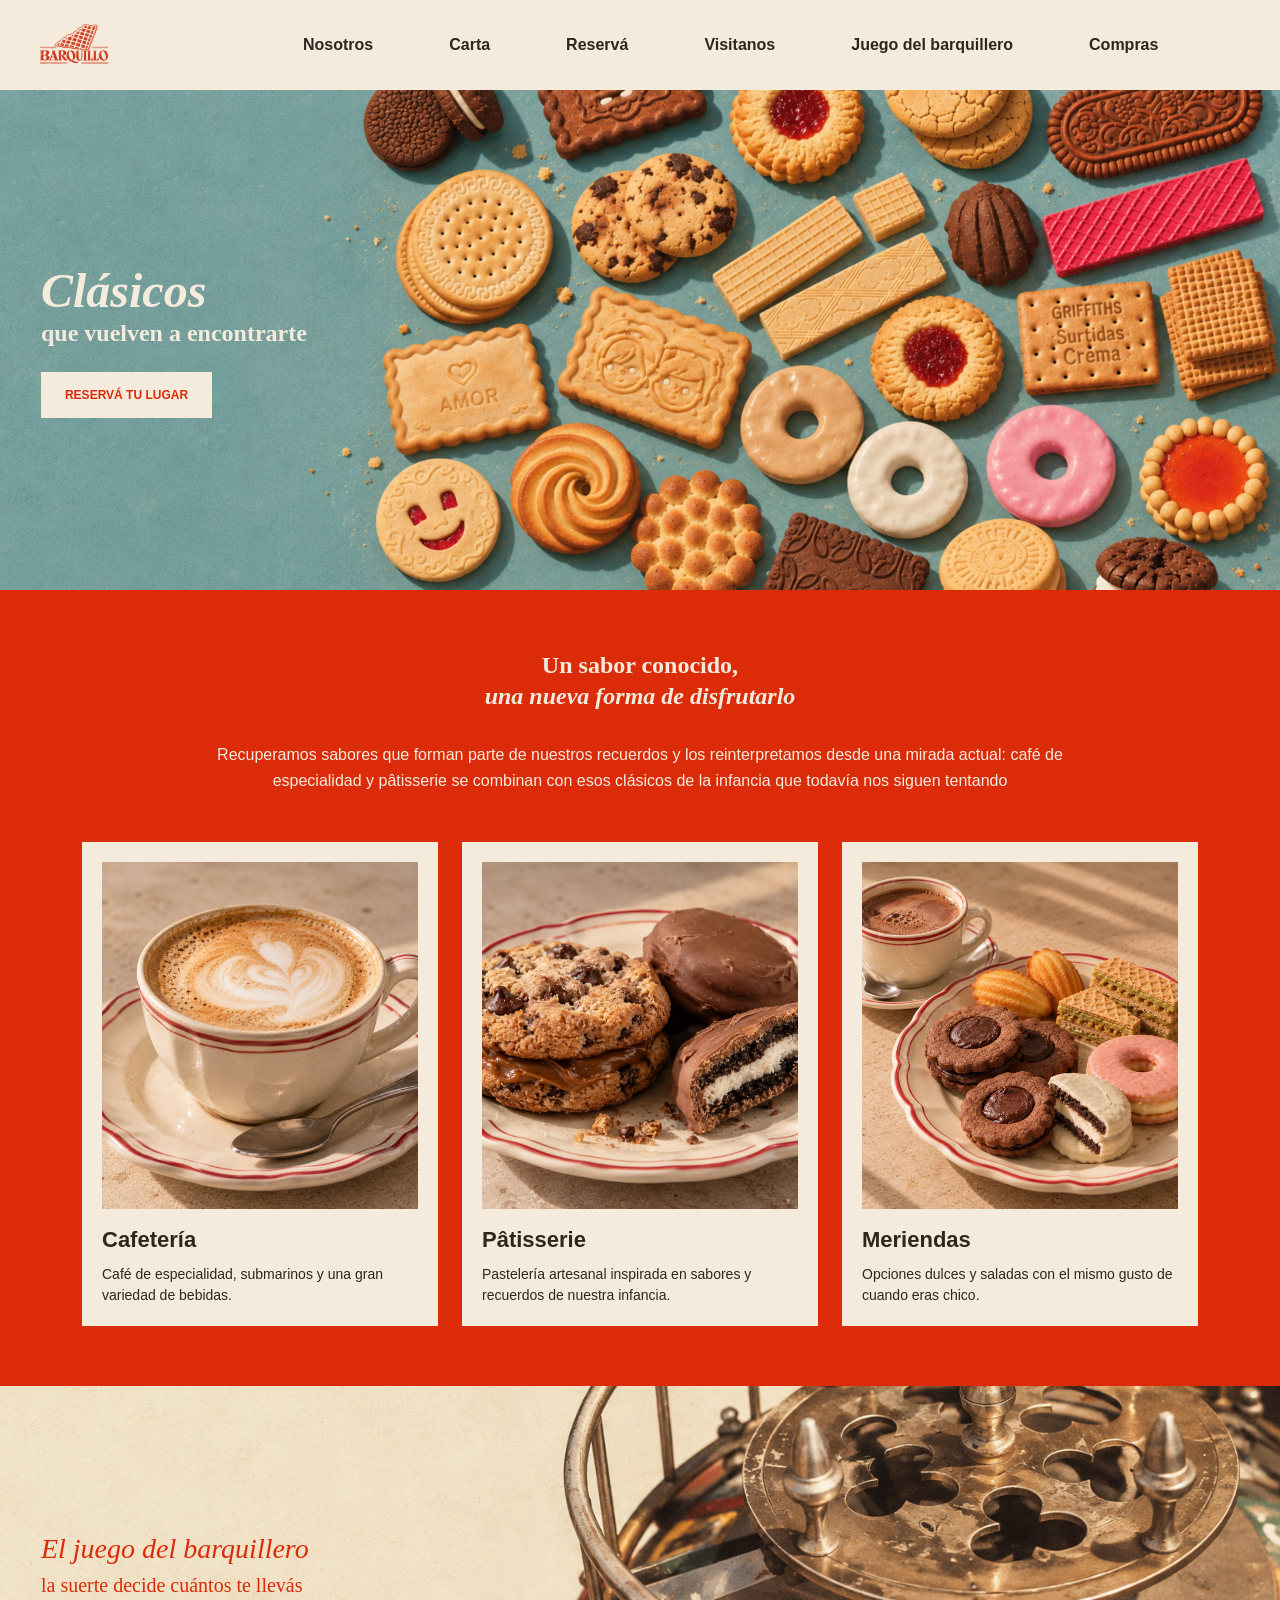
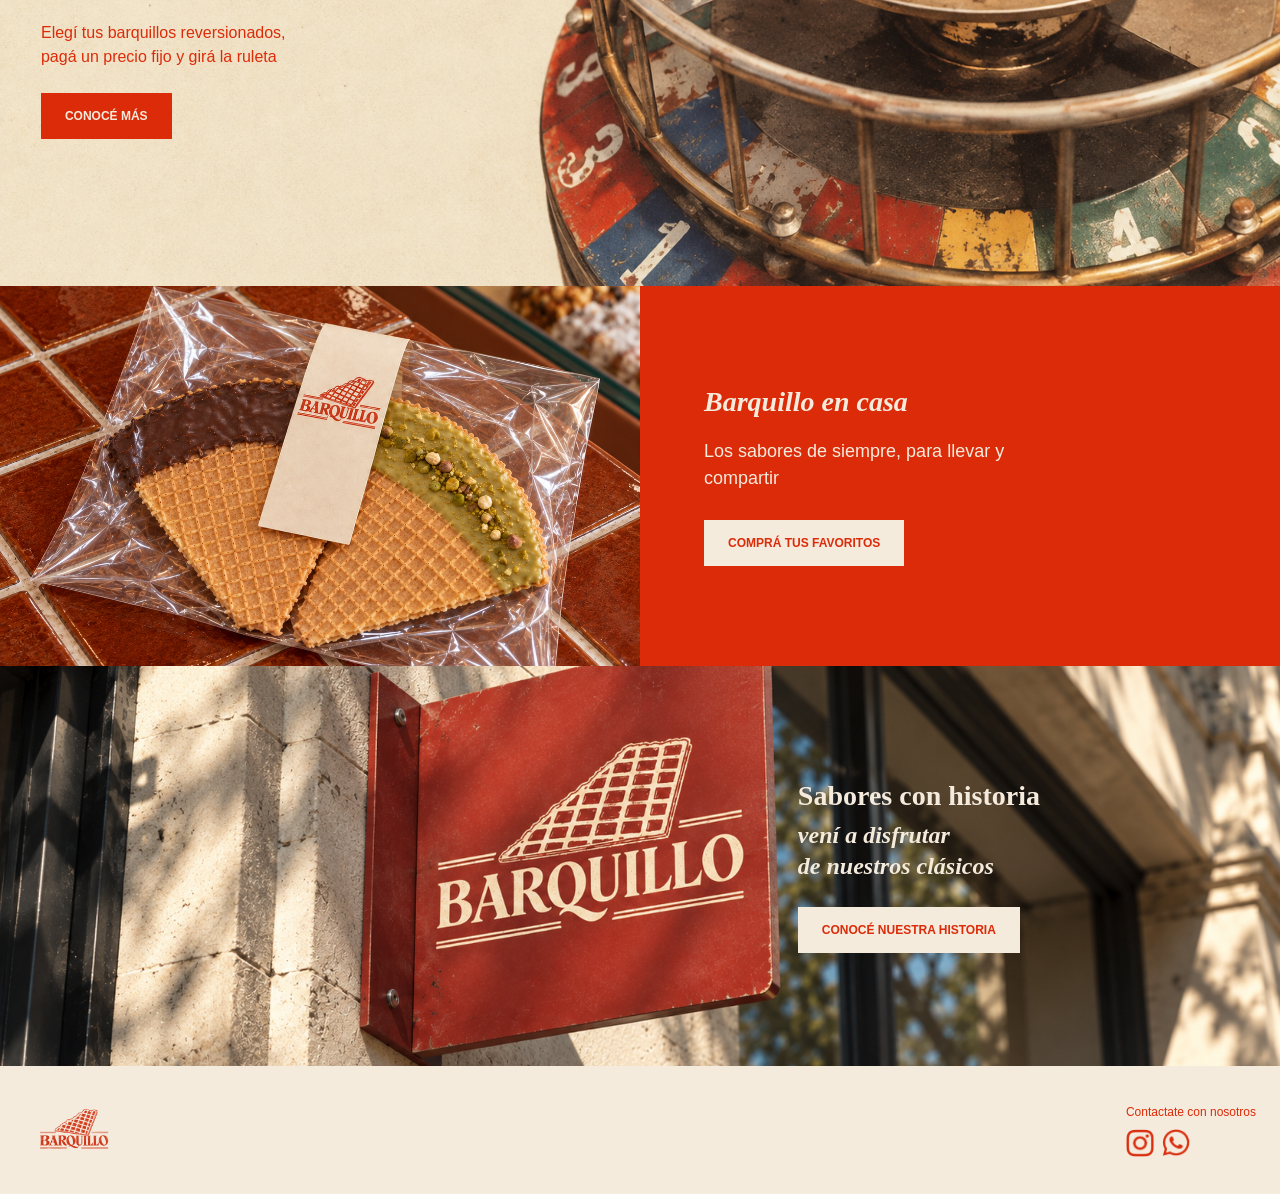
<file: index.html>
<!DOCTYPE html>
<html lang="es">
<head>
    <meta charset="UTF-8">
    <meta name="viewport" content="width=device-width, initial-scale=1.0">

    <title>Barquillo | Café y pâtisserie</title>

    <!-- Bootstrap -->
    <link href="https://cdn.jsdelivr.net/npm/bootstrap@5.3.8/dist/css/bootstrap.min.css" rel="stylesheet">

    <!-- Nuestro CSS -->
    <link rel="stylesheet" href="css/estilos.css">
</head>

<body>

<header>
    <nav class="navbar navbar-expand-xl">
        <div class="container-fluid px-4">

            <!-- Logo -->
            <a class="navbar-brand" href="index.html">
                <img src="img/logo.png" alt="Barquillo - Inicio" width="120">
            </a>

            <!-- Botón del menú para celulares -->
            <button
                class="navbar-toggler"
                type="button"
                data-bs-toggle="collapse"
                data-bs-target="#menuPrincipal"
                aria-controls="menuPrincipal"
                aria-expanded="false"
                aria-label="Abrir o cerrar el menú">
                <span class="navbar-toggler-icon"></span>
            </button>

            <!-- Enlaces -->
            <div class="collapse navbar-collapse" id="menuPrincipal">
                <ul class="navbar-nav ms-auto">

                    <li class="nav-item">
                        <a class="nav-link" href="nosotros.html">Nosotros</a>
                    </li>

                    <li class="nav-item">
                        <a class="nav-link" href="carta.html">Carta</a>
                    </li>

                    <li class="nav-item">
                        <a class="nav-link" href="reservas.html">Reservá</a>
                    </li>

                    <li class="nav-item">
                        <a class="nav-link" href="visitanos.html">Visitanos</a>
                    </li>

                    <li class="nav-item">
                        <a class="nav-link" href="juego.html">Juego del barquillero</a>
                    </li>
                            
                    <li class="nav-item">
                        <a class="nav-link" href="compras.html">Compras</a>
                    </li>

                </ul>
            </div>

        </div>
    </nav>
</header>

    <main>
     <section class="banner-inicio">
        <div class="container-fluid contenido-banner">
            <h1>
                <em>Clásicos</em><br>
                que vuelven a encontrarte
            </h1>

            <a href="reservas.html" class="boton-crema">
                RESERVÁ TU LUGAR
            </a>
        </div>
     </section>

     <section class="presentacion">
      <div class="container">

        <h2>
            Un sabor conocido,<br>
            <em>una nueva forma de disfrutarlo</em>
        </h2>

        <p>
            Recuperamos sabores que forman parte de nuestros recuerdos
            y los reinterpretamos desde una mirada actual:
            café de especialidad y pâtisserie se combinan con esos
            clásicos de la infancia que todavía nos siguen tentando
        </p>

        <div class="row g-4 mt-4">

    <!-- Cafetería -->
    <div class="col-12 col-md-4">
        <a href="carta.html#cafeteria" class="tarjeta enlace-tarjeta">
            <img
                src="img/cafeteria.png"
                alt="Café servido en una taza de porcelana"
                class="img-fluid">

            <h3>Cafetería</h3>

            <p>
                Café de especialidad, submarinos y
                una gran variedad de bebidas.
            </p>
        </a>
    </div>

    <!-- Pâtisserie -->
    <div class="col-12 col-md-4">
        <a href="carta.html#patisserie" class="tarjeta enlace-tarjeta">
            <img
                src="img/patisserie.png"
                alt="Selección de galletitas y alfajores artesanales"
                class="img-fluid">

            <h3>Pâtisserie</h3>

            <p>
                Pastelería artesanal inspirada en sabores
                y recuerdos de nuestra infancia.
            </p>
        </a>
    </div>

    <!-- Meriendas -->
    <div class="col-12 col-md-4">
        <a href="carta.html#meriendas" class="tarjeta enlace-tarjeta">
            <img
                src="img/meriendas.png"
                alt="Merienda con una bebida y galletitas"
                class="img-fluid">
                
                <h3>Meriendas</h3>
                
                <p>
                    Opciones dulces y saladas con el mismo
                    gusto de cuando eras chico.
                </p>
        </a>
    </div>

    </div> 
      </div>
     </section>

     <section class="juego-barquillero">
      <div class="container-fluid contenido-juego">
        <h2>
            <em>El juego del barquillero</em>
        </h2>

        <h3>la suerte decide cuántos te llevás</h3>

        <p>
            Elegí tus barquillos reversionados,<br>
            pagá un precio fijo y girá la ruleta
        </p>

        <a href="juego.html" class="boton-rojo">
            CONOCÉ MÁS
        </a>

      </div>
     </section>

      <section class="banner-compras">
        <div class="container-fluid p-0">
            <div class="row g-0">
                
                <div class="col-12 col-md-6">
                    <img
                    src="img/barquillos-compras.png"
                    alt="Barquillos de chocolate y pistacho para llevar"
                    class="imagen-banner-compras">
                </div>

            <div class="col-12 col-md-6 texto-banner-compras">
                <h2><em>Barquillo en casa</em></h2>

                <p>
                    Los sabores de siempre,
                    para llevar y compartir
                </p>

                <a href="compras.html" class="boton-crema">
                    COMPRÁ TUS FAVORITOS
                </a>
            </div>
        </div>
    </div>
</section>

     <section class="banner-reserva">
    <div class="container-fluid">
        <div class="row">
            <div class="col-6 offset-6 col-md-5 offset-md-7 contenido-reserva">

                <h2>Sabores con historia</h2>

                <p>
                    vení a disfrutar<br>
                    de nuestros clásicos
                </p>

                <a href="nosotros.html" class="boton-crema">
                    CONOCÉ NUESTRA HISTORIA
                </a>

            </div>
        </div>
    </div>
      </section>

    </main>

    <footer class="pie-pagina">
    <div class="container-fluid px-4">
        <div class="d-flex justify-content-between align-items-center gap-3">

            <!-- Logo -->
            <a href="index.html">
                <img
                    src="img/logo.png"
                    alt="Barquillo - Inicio"
                    class="logo-footer">
            </a>

            <!-- Contacto -->
            <div class="contacto-footer">
                <p>Contactate con nosotros</p>

                <div class="d-flex gap-2">
                    <img
                        src="img/instagram.png"
                        alt="Instagram"
                        class="icono-footer">

                    <img
                        src="img/whatsapp.png"
                        alt="WhatsApp"
                        class="icono-footer">
                </div>
            </div>

        </div>
    </div>
    </footer>

    <!-- Bootstrap: permite que funcione el menú desplegable -->
    <script src="https://cdn.jsdelivr.net/npm/bootstrap@5.3.8/dist/js/bootstrap.bundle.min.js"></script>

</body>
</html>
</file>
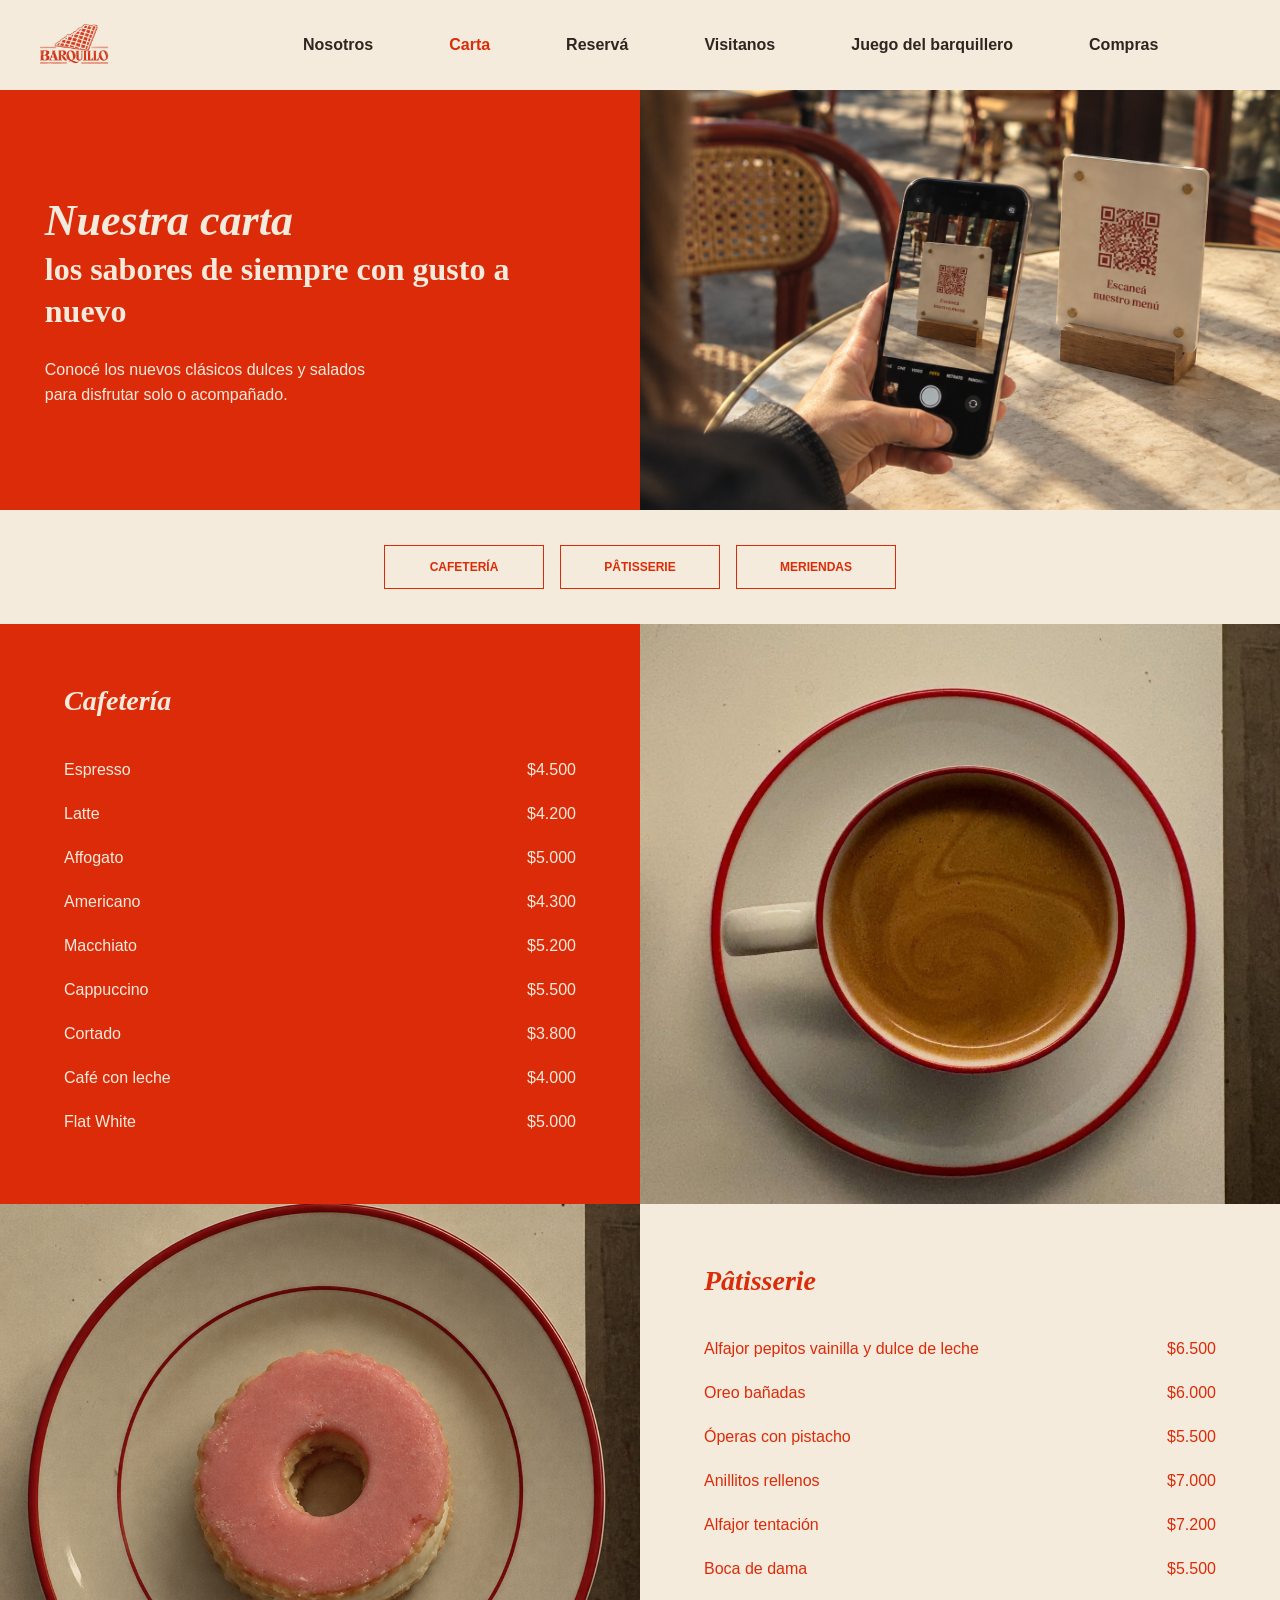
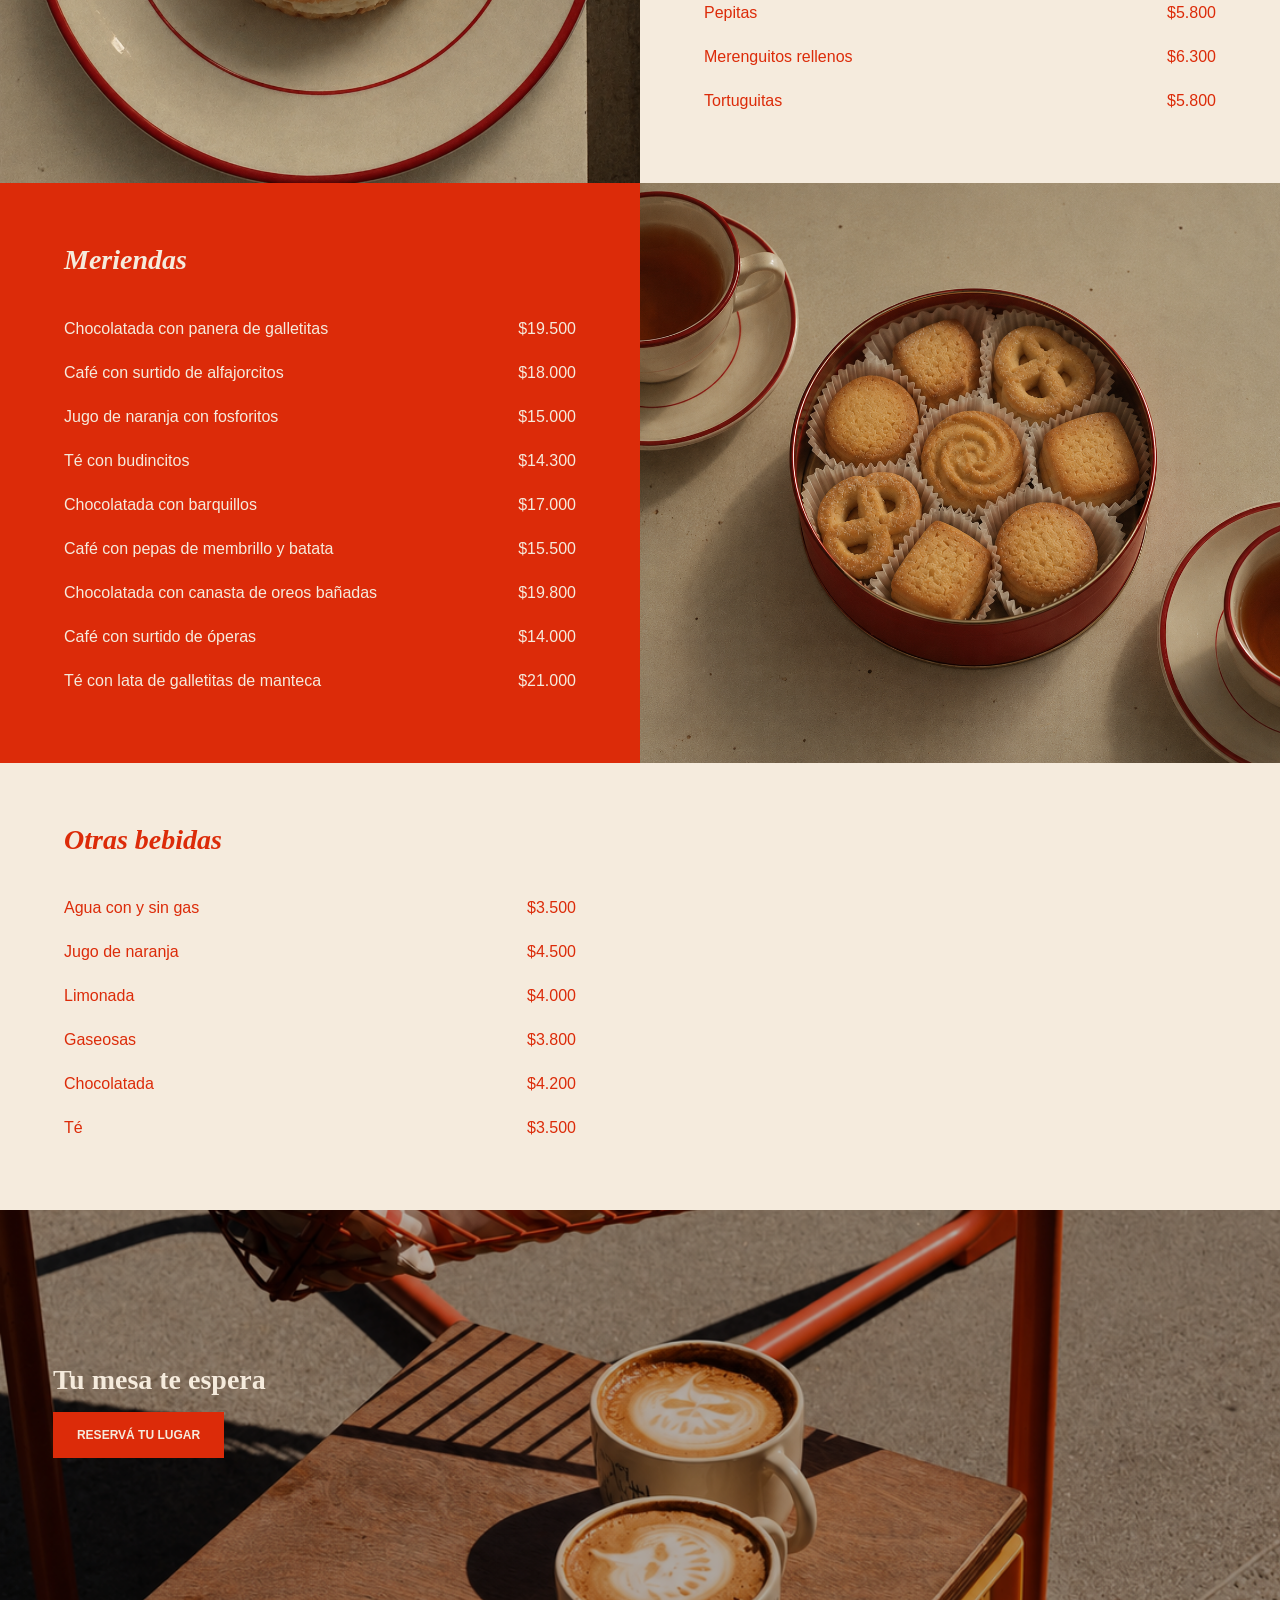
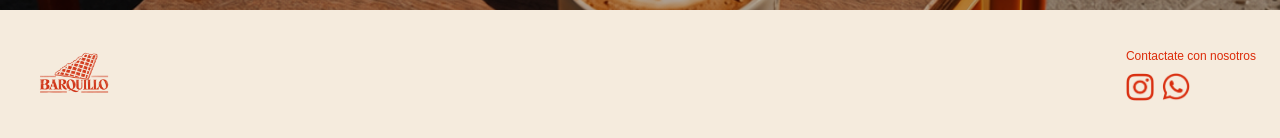
<file: carta.html>
<!DOCTYPE html>
<html lang="es">
<head>
    <meta charset="UTF-8">
    <meta name="viewport" content="width=device-width, initial-scale=1.0">

    <title>Carta | Barquillo</title>

    <!-- Bootstrap -->
    <link href="https://cdn.jsdelivr.net/npm/bootstrap@5.3.8/dist/css/bootstrap.min.css" rel="stylesheet">

    <!-- Nuestro CSS -->
    <link rel="stylesheet" href="css/estilos.css">
</head>

<body>

<header>
    <nav class="navbar navbar-expand-xl">
        <div class="container-fluid px-4">

            <!-- Logo -->
            <a class="navbar-brand" href="index.html">
                <img src="img/logo.png" alt="Barquillo - Inicio" width="120">
            </a>

            <!-- Botón del menú para celulares -->
            <button
                class="navbar-toggler"
                type="button"
                data-bs-toggle="collapse"
                data-bs-target="#menuPrincipal"
                aria-controls="menuPrincipal"
                aria-expanded="false"
                aria-label="Abrir o cerrar el menú">
                <span class="navbar-toggler-icon"></span>
            </button>

            <!-- Enlaces -->
            <div class="collapse navbar-collapse" id="menuPrincipal">
                <ul class="navbar-nav ms-auto">

                    <li class="nav-item">
                        <a class="nav-link" href="nosotros.html">Nosotros</a>
                    </li>

                    <li class="nav-item">
                        <a class="nav-link active" href="carta.html" aria-current="page">Carta</a>
                    </li>

                    <li class="nav-item">
                        <a class="nav-link" href="reservas.html">Reservá</a>
                    </li>

                    <li class="nav-item">
                        <a class="nav-link" href="visitanos.html">Visitanos</a>
                    </li>

                    <li class="nav-item">
                        <a class="nav-link" href="juego.html">Juego del barquillero</a>
                    </li>
                            
                    <li class="nav-item">
                        <a class="nav-link" href="compras.html">Compras</a>
                    </li>

                </ul>
            </div>

        </div>
    </nav>
</header>

    <main>
     
    <section class="encabezado-nosotros">
    <div class="container-fluid p-0">
        <div class="row g-0">

            <!-- Texto sobre fondo rojo -->
            <div class="col-12 col-md-6 texto-encabezado-nosotros">
                <div>
                    <h1>
                        <em>Nuestra carta</em><br>
                        los sabores de siempre con gusto a nuevo
                    </h1>
                    
                    <p>
                        Conocé los nuevos clásicos dulces y salados<br>
                        para disfrutar solo o acompañado.
                    </p>
                </div>
            </div>

            <!-- Foto de la mesa -->
            <div class="col-12 col-md-6">
                <img
                 src="img/carta-qr.png"
                 alt="Una persona consulta la carta desde el código QR de la mesa"
                 class="foto-encabezado-nosotros">
            </div>

        </div>
    </div>
    </section>

    <nav class="categorias-carta" aria-label="Categorías de la carta">
    <div class="container">
        <div class="d-flex flex-column flex-md-row justify-content-center align-items-center gap-3">

            <a href="#cafeteria" class="boton-categoria">
                CAFETERÍA
            </a>

            <a href="#patisserie" class="boton-categoria">
                PÂTISSERIE
            </a>

            <a href="#meriendas" class="boton-categoria">
                MERIENDAS
            </a>

        </div>
    </div>
    </nav>
<section id="cafeteria" class="seccion-carta">
    <div class="container-fluid p-0">
        <div class="row g-0">

            <!-- Productos y precios -->
            <div class="col-12 col-md-6 contenido-carta">

                <h2><em>Cafetería</em></h2>

                <ul class="lista-carta">
                    <li>
                        <span>Espresso</span>
                        <span>$4.500</span>
                    </li>
                    <li>
                        <span>Latte</span>
                        <span>$4.200</span>
                    </li>
                    <li>
                        <span>Affogato</span>
                        <span>$5.000</span>
                    </li>
                    <li>
                        <span>Americano</span>
                        <span>$4.300</span>
                    </li>
                    <li>
                        <span>Macchiato</span>
                        <span>$5.200</span>
                    </li>
                    <li>
                        <span>Cappuccino</span>
                        <span>$5.500</span>
                    </li>
                    <li>
                        <span>Cortado</span>
                        <span>$3.800</span>
                    </li>
                    <li>
                        <span>Café con leche</span>
                        <span>$4.000</span>
                    </li>
                    <li>
                        <span>Flat White</span>
                        <span>$5.000</span>
                    </li>
                </ul>

            </div>

            <!-- Foto -->
            <div class="col-12 col-md-6 columna-foto-carta">
                <img
                    src="img/carta-cafeteria.jpg"
                    alt="Taza de café vista desde arriba"
                    class="foto-carta">
            </div>

        </div>
    </div>
</section>

<section id="patisserie" class="seccion-carta">
    <div class="container-fluid p-0">
        <div class="row g-0">

            <!-- Foto -->
            <div class="col-12 col-md-6 columna-foto-carta order-2 order-md-1">
                <img
                    src="img/anillito.png"
                    alt="Galletita con cobertura rosa sobre un plato"
                    class="foto-carta">
            </div>

            <!-- Productos y precios -->
            <div class="col-12 col-md-6 contenido-carta order-1 order-md-2">
                <h2><em>Pâtisserie</em></h2>

                <ul class="lista-carta">
                    <li>
                        <span>Alfajor pepitos vainilla y dulce de leche</span>
                        <span>$6.500</span>
                    </li>
                    <li>
                        <span>Oreo bañadas</span>
                        <span>$6.000</span>
                    </li>
                    <li>
                        <span>Óperas con pistacho</span>
                        <span>$5.500</span>
                    </li>
                    <li>
                        <span>Anillitos rellenos</span>
                        <span>$7.000</span>
                    </li>
                    <li>
                        <span>Alfajor tentación</span>
                        <span>$7.200</span>
                    </li>
                    <li>
                        <span>Boca de dama</span>
                        <span>$5.500</span>
                    </li>
                    <li>
                        <span>Pepitas</span>
                        <span>$5.800</span>
                    </li>
                    <li>
                        <span>Merenguitos rellenos</span>
                        <span>$6.300</span>
                    </li>
                    <li>
                        <span>Tortuguitas</span>
                        <span>$5.800</span>
                    </li>
                </ul>

            </div>

        </div>
    </div>
</section>

<section id="meriendas" class="seccion-carta">
    <div class="container-fluid p-0">
        <div class="row g-0">

            <!-- Productos y precios -->
            <div class="col-12 col-md-6 contenido-carta">

                <h2><em>Meriendas</em></h2>

                <ul class="lista-carta">
                    <li>
                        <span>Chocolatada con panera de galletitas</span>
                        <span>$19.500</span>
                    </li>
                    <li>
                        <span>Café con surtido de alfajorcitos</span>
                        <span>$18.000</span>
                    </li>
                    <li>
                        <span>Jugo de naranja con fosforitos</span>
                        <span>$15.000</span>
                    </li>
                    <li>
                        <span>Té con budincitos</span>
                        <span>$14.300</span>
                    </li>
                    <li>
                        <span>Chocolatada con barquillos</span>
                        <span>$17.000</span>
                    </li>
                    <li>
                        <span>Café con pepas de membrillo y batata</span>
                        <span>$15.500</span>
                    </li>
                    <li>
                        <span>Chocolatada con canasta de oreos bañadas</span>
                        <span>$19.800</span>
                    </li>
                    <li>
                        <span>Café con surtido de óperas</span>
                        <span>$14.000</span>
                    </li>
                    <li>
                        <span>Té con lata de galletitas de manteca</span>
                        <span>$21.000</span>
                    </li>
                </ul>

            </div>

            <!-- Foto -->
            <div class="col-12 col-md-6 columna-foto-carta">
                <img
                    src="img/carta-meriendas.png"
                    alt="Lata de galletitas surtidas acompañada de té"
                    class="foto-carta">
            </div>

        </div>
    </div>
</section>

<section id="otras-bebidas" class="otras-bebidas">
    <div class="container-fluid p-0">
        <div class="row g-0">

            <div class="col-12 col-md-6 contenido-carta">

                <h2><em>Otras bebidas</em></h2>

                <ul class="lista-carta">
                    <li>
                        <span>Agua con y sin gas</span>
                        <span>$3.500</span>
                    </li>
                    <li>
                        <span>Jugo de naranja</span>
                        <span>$4.500</span>
                    </li>
                    <li>
                        <span>Limonada</span>
                        <span>$4.000</span>
                    </li>
                    <li>
                        <span>Gaseosas</span>
                        <span>$3.800</span>
                    </li>
                    <li>
                        <span>Chocolatada</span>
                        <span>$4.200</span>
                    </li>
                    <li>
                        <span>Té</span>
                        <span>$3.500</span>
                    </li>
                </ul>

            </div>

        </div>
    </div>
</section>

<section class="reserva-carta banner-oscuro">
    <div class="container-fluid">

        <h2>Tu mesa te espera</h2>

        <a href="reservas.html" class="boton-rojo">
            RESERVÁ TU LUGAR
        </a>

    </div>
</section>

    </main>

    <footer class="pie-pagina">
    <div class="container-fluid px-4">
        <div class="d-flex justify-content-between align-items-center gap-3">

            <!-- Logo -->
            <a href="index.html">
                <img
                    src="img/logo.png"
                    alt="Barquillo - Inicio"
                    class="logo-footer">
            </a>

            <!-- Contacto -->
            <div class="contacto-footer">
                <p>Contactate con nosotros</p>

                <div class="d-flex gap-2">
                    <img
                        src="img/instagram.png"
                        alt="Instagram"
                        class="icono-footer">

                    <img
                        src="img/whatsapp.png"
                        alt="WhatsApp"
                        class="icono-footer">
                </div>
            </div>

        </div>
    </div>
    </footer>

    <!-- Bootstrap: permite que funcione el menú desplegable -->
    <script src="https://cdn.jsdelivr.net/npm/bootstrap@5.3.8/dist/js/bootstrap.bundle.min.js"></script>

</body>
</html>
</file>
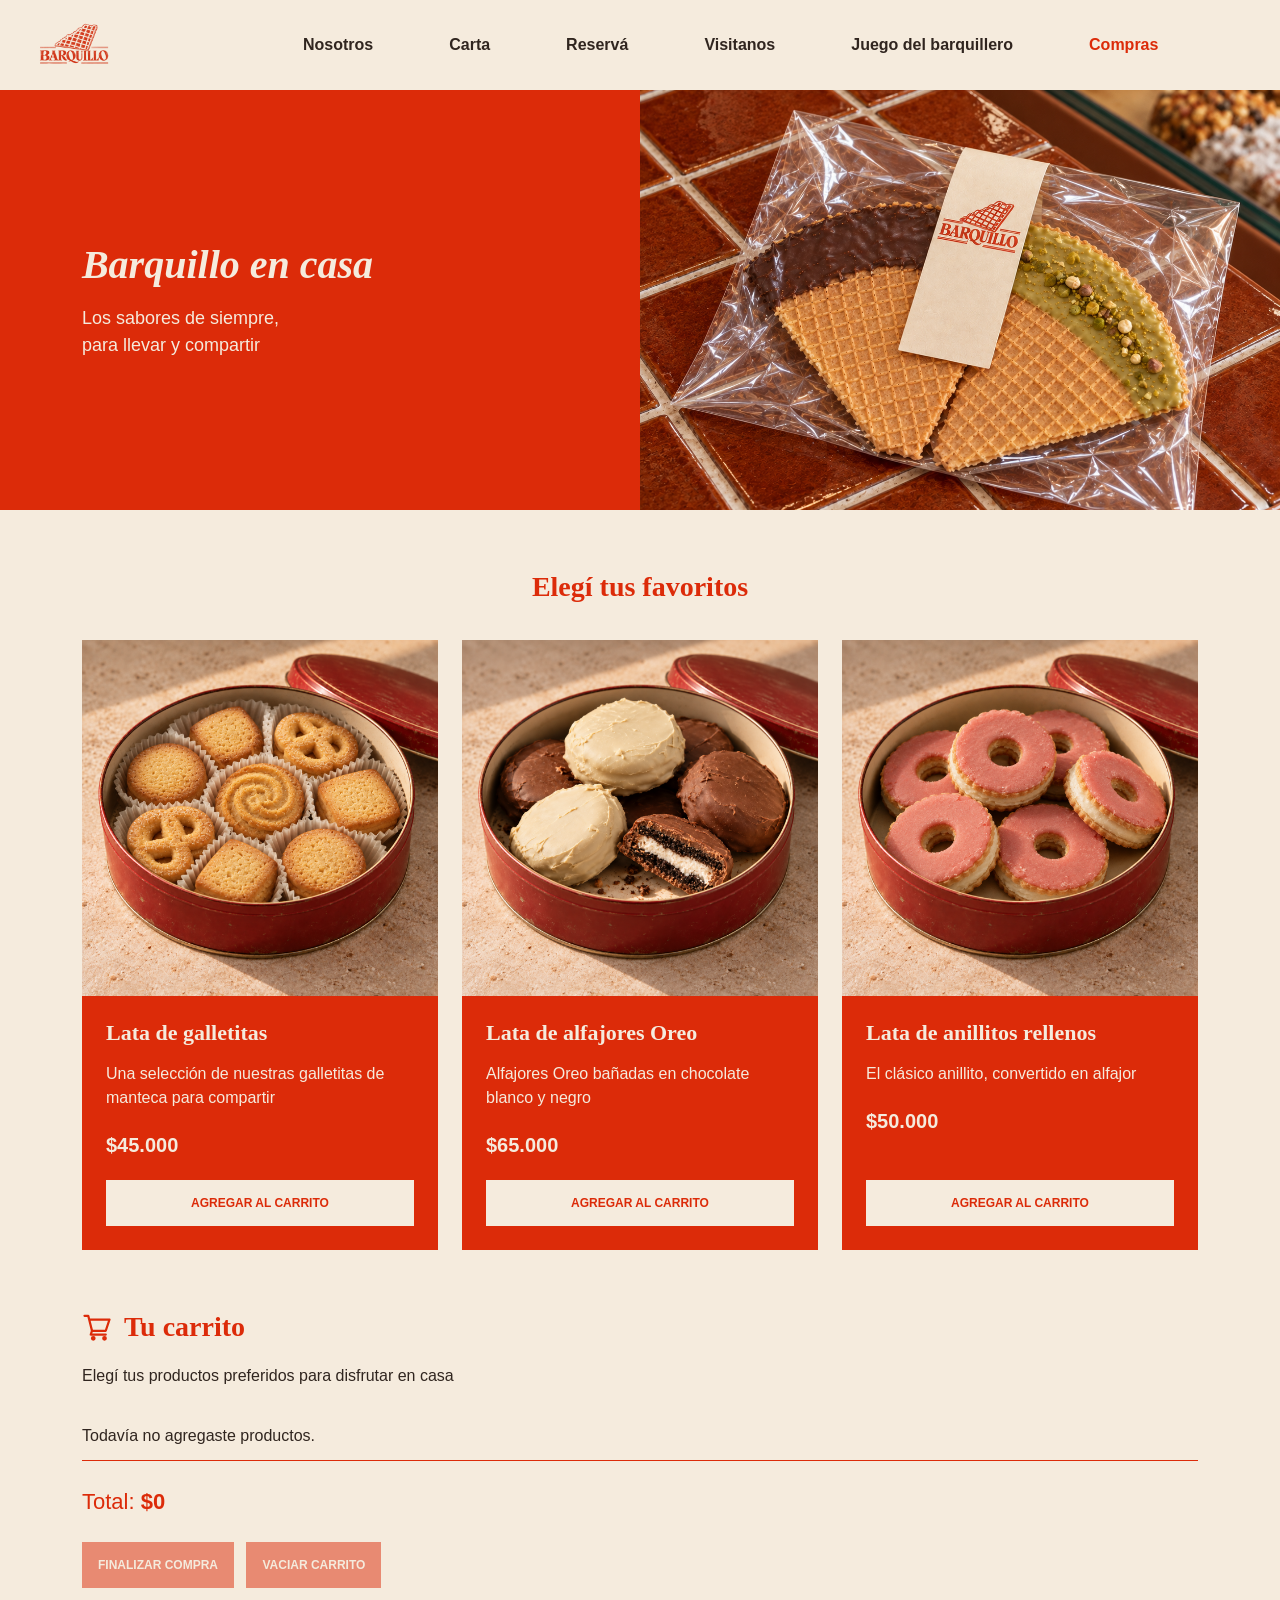
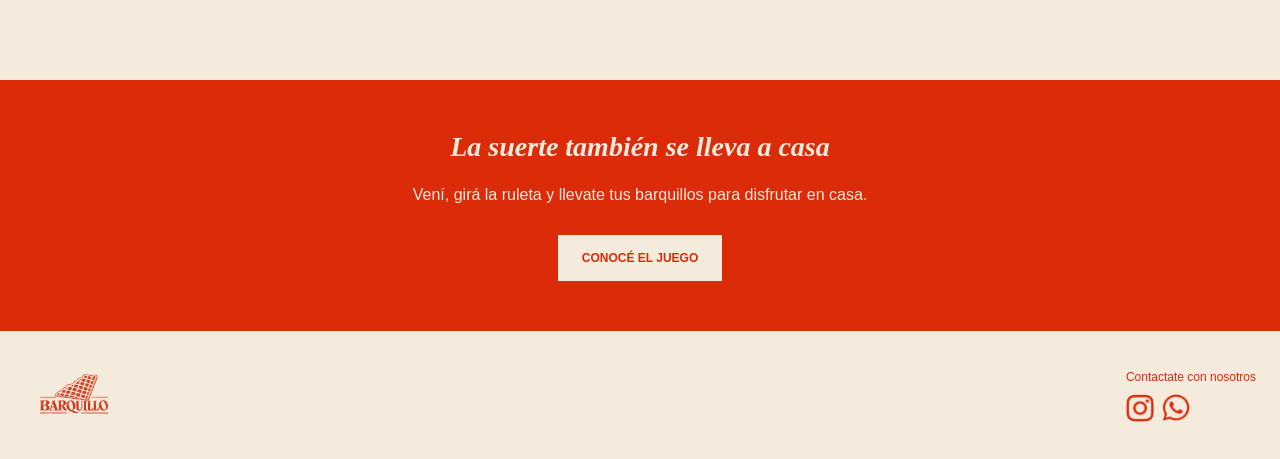
<file: compras.html>
<!DOCTYPE html>
<html lang="es">
<head>
    <meta charset="UTF-8">
    <meta name="viewport" content="width=device-width, initial-scale=1.0">

    <title>Compras | Barquillo</title>

    <!-- Bootstrap -->
    <link href="https://cdn.jsdelivr.net/npm/bootstrap@5.3.8/dist/css/bootstrap.min.css" rel="stylesheet">

    <!-- Nuestro CSS -->
    <link rel="stylesheet" href="css/estilos.css">
</head>

<body>

<header>
    <nav class="navbar navbar-expand-xl">
        <div class="container-fluid px-4">

            <!-- Logo -->
            <a class="navbar-brand" href="index.html">
                <img src="img/logo.png" alt="Barquillo - Inicio" width="120">
            </a>

            <!-- Botón del menú para celulares -->
            <button
                class="navbar-toggler"
                type="button"
                data-bs-toggle="collapse"
                data-bs-target="#menuPrincipal"
                aria-controls="menuPrincipal"
                aria-expanded="false"
                aria-label="Abrir o cerrar el menú">
                <span class="navbar-toggler-icon"></span>
            </button>

            <!-- Enlaces -->
            <div class="collapse navbar-collapse" id="menuPrincipal">
                <ul class="navbar-nav ms-auto">

                    <li class="nav-item">
                        <a class="nav-link" href="nosotros.html">Nosotros</a>
                    </li>

                    <li class="nav-item">
                        <a class="nav-link" href="carta.html">Carta</a>
                    </li>

                    <li class="nav-item">
                        <a class="nav-link" href="reservas.html">Reservá</a>
                    </li>

                    <li class="nav-item">
                        <a class="nav-link" href="visitanos.html">Visitanos</a>
                    </li>

                    <li class="nav-item">
                        <a class="nav-link" href="juego.html">Juego del barquillero</a>
                    </li>
                            
                    <li class="nav-item">
                        <a class="nav-link active" href="compras.html" aria-current="page">Compras</a>
                    </li>

                </ul>
            </div>

        </div>
    </nav>
</header>

    <main>
        
        <section class="encabezado-compras">
            <div class="container-fluid p-0">
                <div class="row g-0">

            <!-- Texto -->
            <div class="col-12 col-md-6 texto-encabezado-compras">
                <h1><em>Barquillo en casa</em></h1>

                <p>
                    Los sabores de siempre,<br>
                    para llevar y compartir
                </p>
            </div>

            <!-- Imagen -->
            <div class="col-12 col-md-6">
                <img
                    src="img/barquillos-compras.png"
                    alt="Barquillos de chocolate y pistacho en una bolsa de Barquillo"
                    class="imagen-encabezado-compras">
            </div>

        </div>
    </div>
</section>

<section class="productos-compras">
    <div class="container">

        <h2>Elegí tus favoritos</h2>

        <div class="row g-4">

            <!-- Galletitas -->
            <div class="col-12 col-md-4">
                <article class="card h-100 producto-compra">
                    <img
                        src="img/lata-galletitas.png"
                        class="card-img-top"
                        alt="Lata de galletitas surtidas">

                    <div class="card-body d-flex flex-column">
                        <h3>Lata de galletitas</h3>

                        <p>Una selección de nuestras galletitas de manteca para compartir</p>

                        <p class="precio-producto">$45.000</p>

                        <button
                            type="button"
                            class="boton-comprar mt-auto"
                            data-nombre="Lata de galletitas"
                            data-precio="45000">
                            AGREGAR AL CARRITO
                        </button>
                    </div>
                </article>
            </div>

            <!-- Oreo -->
            <div class="col-12 col-md-4">
                <article class="card h-100 producto-compra">
                    <img
                        src="img/lata-oreo.png"
                        class="card-img-top"
                        alt="Lata de alfajores Oreo con chocolate blanco y negro">

                    <div class="card-body d-flex flex-column">
                        <h3>Lata de alfajores Oreo</h3>

                        <p>Alfajores Oreo bañadas en chocolate blanco y negro</p>

                        <p class="precio-producto">$65.000</p>

                        <button
                            type="button"
                            class="boton-comprar mt-auto"
                            data-nombre="Lata de alfajores Oreo"
                            data-precio="65000">
                            AGREGAR AL CARRITO
                        </button>
                    </div>
                </article>
            </div>

            <!-- Anillito -->
            <div class="col-12 col-md-4">
                <article class="card h-100 producto-compra">
                    <img
                        src="img/lata-anillito.png"
                        class="card-img-top"
                        alt="Lata de anillitos rellenos">

                    <div class="card-body d-flex flex-column">
                        <h3>Lata de anillitos rellenos</h3>

                        <p>El clásico anillito, convertido en alfajor</p>

                        <p class="precio-producto">$50.000</p>

                        <button
                            type="button"
                            class="boton-comprar mt-auto"
                            data-nombre="Lata de anillitos rellenos"
                            data-precio="50000">
                            AGREGAR AL CARRITO
                        </button>
                    </div>
                </article>
            </div>

        </div>
    </div>
</section>

<section class="carrito-compras">
    <div class="container">

        <h2 class="titulo-carrito">
            <svg
            xmlns="http://www.w3.org/2000/svg"
            width="30"
            height="30"
            viewBox="0 0 24 24"
            fill="none"
            stroke="currentColor"
            stroke-width="1.8"
            stroke-linecap="round"
            stroke-linejoin="round"
            aria-hidden="true">
            <path d="M2 3h3l3 12h11l3-9H6"></path>
            <path d="M8 15l-1 3h12"></path>
            <circle cx="9" cy="21" r="1"></circle>
            <circle cx="18" cy="21" r="1"></circle>
        </svg>
        
        Tu carrito
    </h2>

        <p>Elegí tus productos preferidos para disfrutar en casa</p>

        <ul id="lista-carrito">
            <li>¡Todavía no agregaste productos!</li>
        </ul>

        <p class="total-carrito">
            Total: <strong id="total-carrito">$0</strong>
        </p>

        <button
            type="button"
            class="boton-comprar"
            id="finalizar-compra"
            disabled>
            FINALIZAR COMPRA
        </button>

        <button
            type="button"
            class="boton-comprar"
            id="vaciar-carrito"
            disabled>
            VACIAR CARRITO
        </button>

        <p id="mensaje-compra" role="status"></p>

    </div>
</section>

<section class="barquillos-para-llevar">
    <div class="container text-center">

        <h2><em>La suerte también se lleva a casa</em></h2>

        <p>
            Vení, girá la ruleta y llevate tus barquillos
            para disfrutar en casa.
        </p>

        <a href="juego.html" class="boton-crema">
            CONOCÉ EL JUEGO
        </a>

    </div>
</section>

    </main>

    <footer class="pie-pagina">
    <div class="container-fluid px-4">
        <div class="d-flex justify-content-between align-items-center gap-3">

            <!-- Logo -->
            <a href="index.html">
                <img
                    src="img/logo.png"
                    alt="Barquillo - Inicio"
                    class="logo-footer">
            </a>

            <!-- Contacto -->
            <div class="contacto-footer">
                <p>Contactate con nosotros</p>

                <div class="d-flex gap-2">
                    <img
                        src="img/instagram.png"
                        alt="Instagram"
                        class="icono-footer">

                    <img
                        src="img/whatsapp.png"
                        alt="WhatsApp"
                        class="icono-footer">
                </div>
            </div>

        </div>
    </div>
    </footer>

    <!-- Bootstrap: permite que funcione el menú desplegable -->
    <script src="https://cdn.jsdelivr.net/npm/bootstrap@5.3.8/dist/js/bootstrap.bundle.min.js"></script>

    <!-- Funciones del carrito -->
     <script src="js/compras.js"></script>


</body>
</html>
</file>
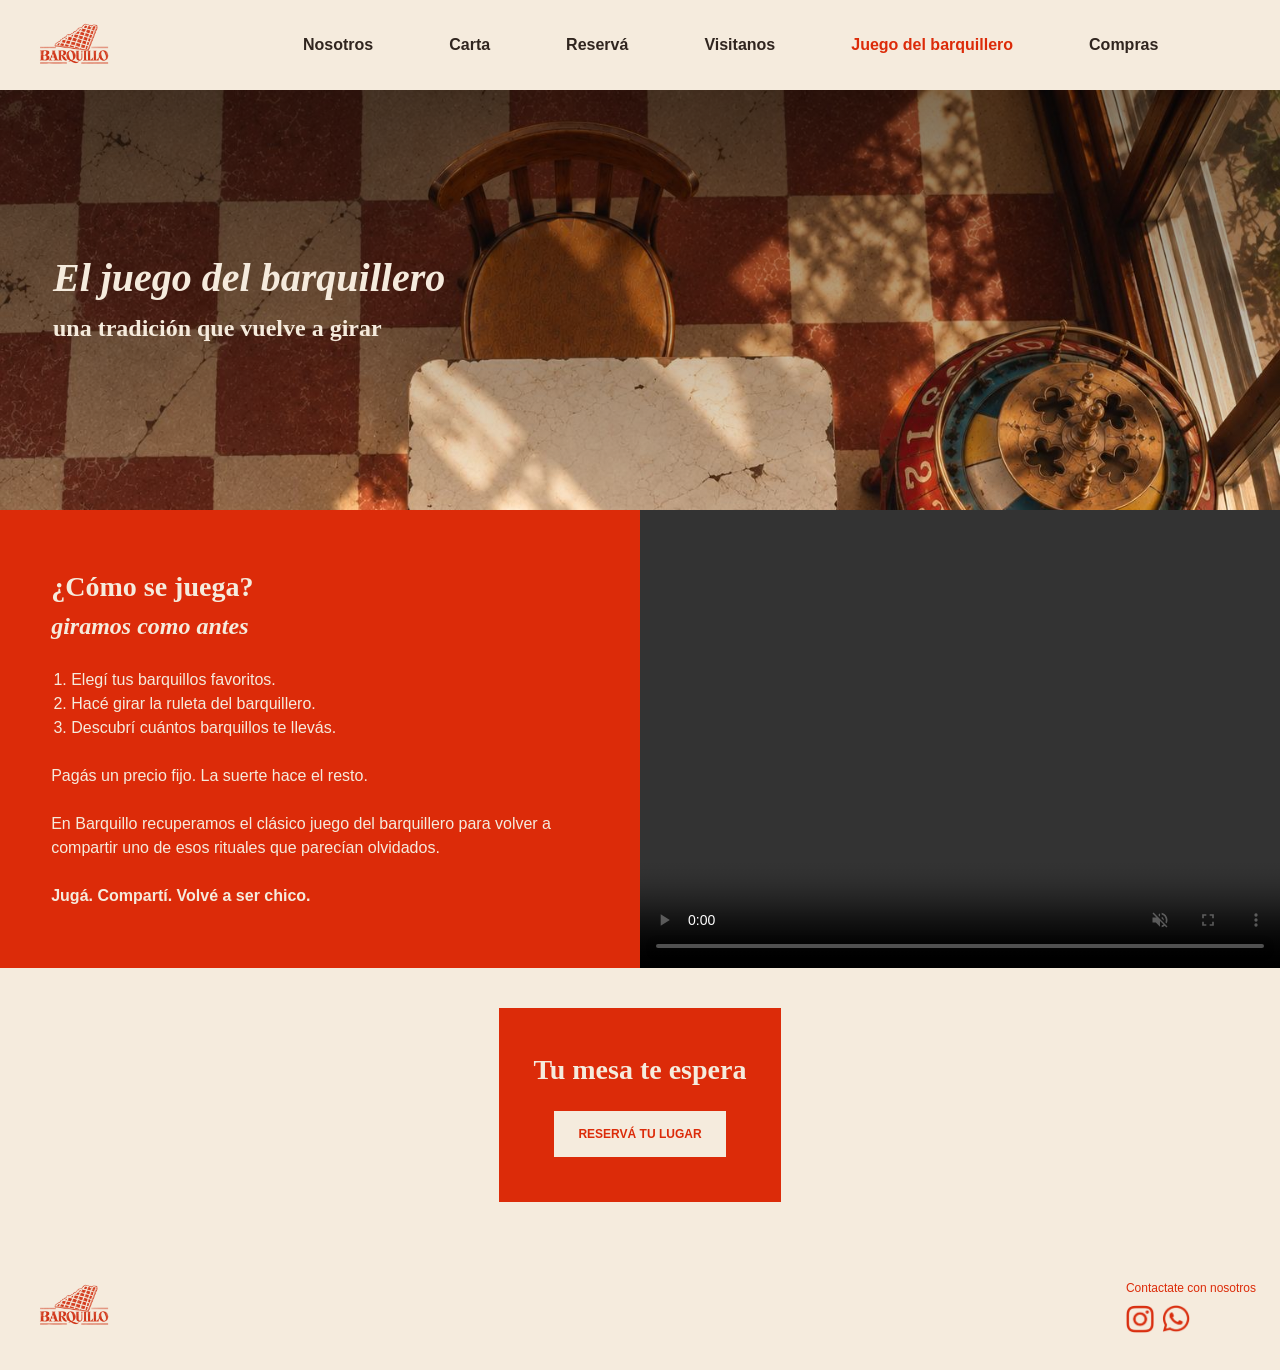
<file: juego.html>
<!DOCTYPE html>
<html lang="es">
<head>
    <meta charset="UTF-8">
    <meta name="viewport" content="width=device-width, initial-scale=1.0">

    <title>El juego del barquillero | Barquillo</title>

    <!-- Bootstrap -->
    <link href="https://cdn.jsdelivr.net/npm/bootstrap@5.3.8/dist/css/bootstrap.min.css" rel="stylesheet">

    <!-- Nuestro CSS -->
    <link rel="stylesheet" href="css/estilos.css">
</head>

<body>

<header>
    <nav class="navbar navbar-expand-xl">
        <div class="container-fluid px-4">

            <!-- Logo -->
            <a class="navbar-brand" href="index.html">
                <img src="img/logo.png" alt="Barquillo - Inicio" width="120">
            </a>

            <!-- Botón del menú para celulares -->
            <button
                class="navbar-toggler"
                type="button"
                data-bs-toggle="collapse"
                data-bs-target="#menuPrincipal"
                aria-controls="menuPrincipal"
                aria-expanded="false"
                aria-label="Abrir o cerrar el menú">
                <span class="navbar-toggler-icon"></span>
            </button>

            <!-- Enlaces -->
            <div class="collapse navbar-collapse" id="menuPrincipal">
                <ul class="navbar-nav ms-auto">

                    <li class="nav-item">
                        <a class="nav-link" href="nosotros.html">Nosotros</a>
                    </li>

                    <li class="nav-item">
                        <a class="nav-link" href="carta.html">Carta</a>
                    </li>

                    <li class="nav-item">
                        <a class="nav-link" href="reservas.html">Reservá</a>
                    </li>

                    <li class="nav-item">
                        <a class="nav-link" href="visitanos.html">Visitanos</a>
                    </li>

                    <li class="nav-item">
                        <a class="nav-link active" href="juego.html" aria-current="page">Juego del barquillero</a>
                    </li>
                            
                    <li class="nav-item">
                        <a class="nav-link" href="compras.html">Compras</a>
                    </li>

                </ul>
            </div>

        </div>
    </nav>
</header>

    <main>

        <section class="encabezado-juego">
             <div class="container-fluid">
                <h1><em>El juego del barquillero</em></h1>
                <p>una tradición que vuelve a girar</p>
            </div>
        </section>

        <section class="como-se-juega">
             <div class="container-fluid p-0">
                 <div class="row g-0">

            <!-- Explicación -->
            <div class="col-12 col-md-6 texto-como-jugar">
                <h2>¿Cómo se juega?</h2>
                <h3><em>giramos como antes</em></h3>

                <ol>
                    <li>Elegí tus barquillos favoritos.</li>
                    <li>Hacé girar la ruleta del barquillero.</li>
                    <li>Descubrí cuántos barquillos te llevás.</li>
                </ol>

                <p>Pagás un precio fijo. La suerte hace el resto.</p>

                <p>
                    En Barquillo recuperamos el clásico juego del
                    barquillero para volver a compartir uno de esos
                    rituales que parecían olvidados.
                </p>

                <p><strong>Jugá. Compartí. Volvé a ser chico.</strong></p>
            </div>

            <!-- Video -->
            <div class="col-12 col-md-6 columna-video-juego">
                <video
                class="video-barquillero"
                autoplay
                muted
                loop
                playsinline
                controls
                preload="auto"
                aria-label="Animación de la ruleta del barquillero">
                
                <source
                src="videos/ruleta-barquillero.mp4"
                type="video/mp4">
                Tu navegador no permite reproducir este video.
                </video>
            </div>

        </div>
    </div>
        </section>

        <section class="reserva-juego">
            <div class="tarjeta-reserva-juego">
                <h2>Tu mesa te espera</h2>
                
                <a href="reservas.html" class="boton-crema">
                    RESERVÁ TU LUGAR
                </a>
            </div>
        </section>

    </main>

    <footer class="pie-pagina">
    <div class="container-fluid px-4">
        <div class="d-flex justify-content-between align-items-center gap-3">

            <!-- Logo -->
            <a href="index.html">
                <img
                    src="img/logo.png"
                    alt="Barquillo - Inicio"
                    class="logo-footer">
            </a>

            <!-- Contacto -->
            <div class="contacto-footer">
                <p>Contactate con nosotros</p>

                <div class="d-flex gap-2">
                    <img
                        src="img/instagram.png"
                        alt="Instagram"
                        class="icono-footer">

                    <img
                        src="img/whatsapp.png"
                        alt="WhatsApp"
                        class="icono-footer">
                </div>
            </div>

        </div>
    </div>
    </footer>

    <!-- Bootstrap: permite que funcione el menú desplegable -->
    <script src="https://cdn.jsdelivr.net/npm/bootstrap@5.3.8/dist/js/bootstrap.bundle.min.js"></script>

</body>
</html>
</file>
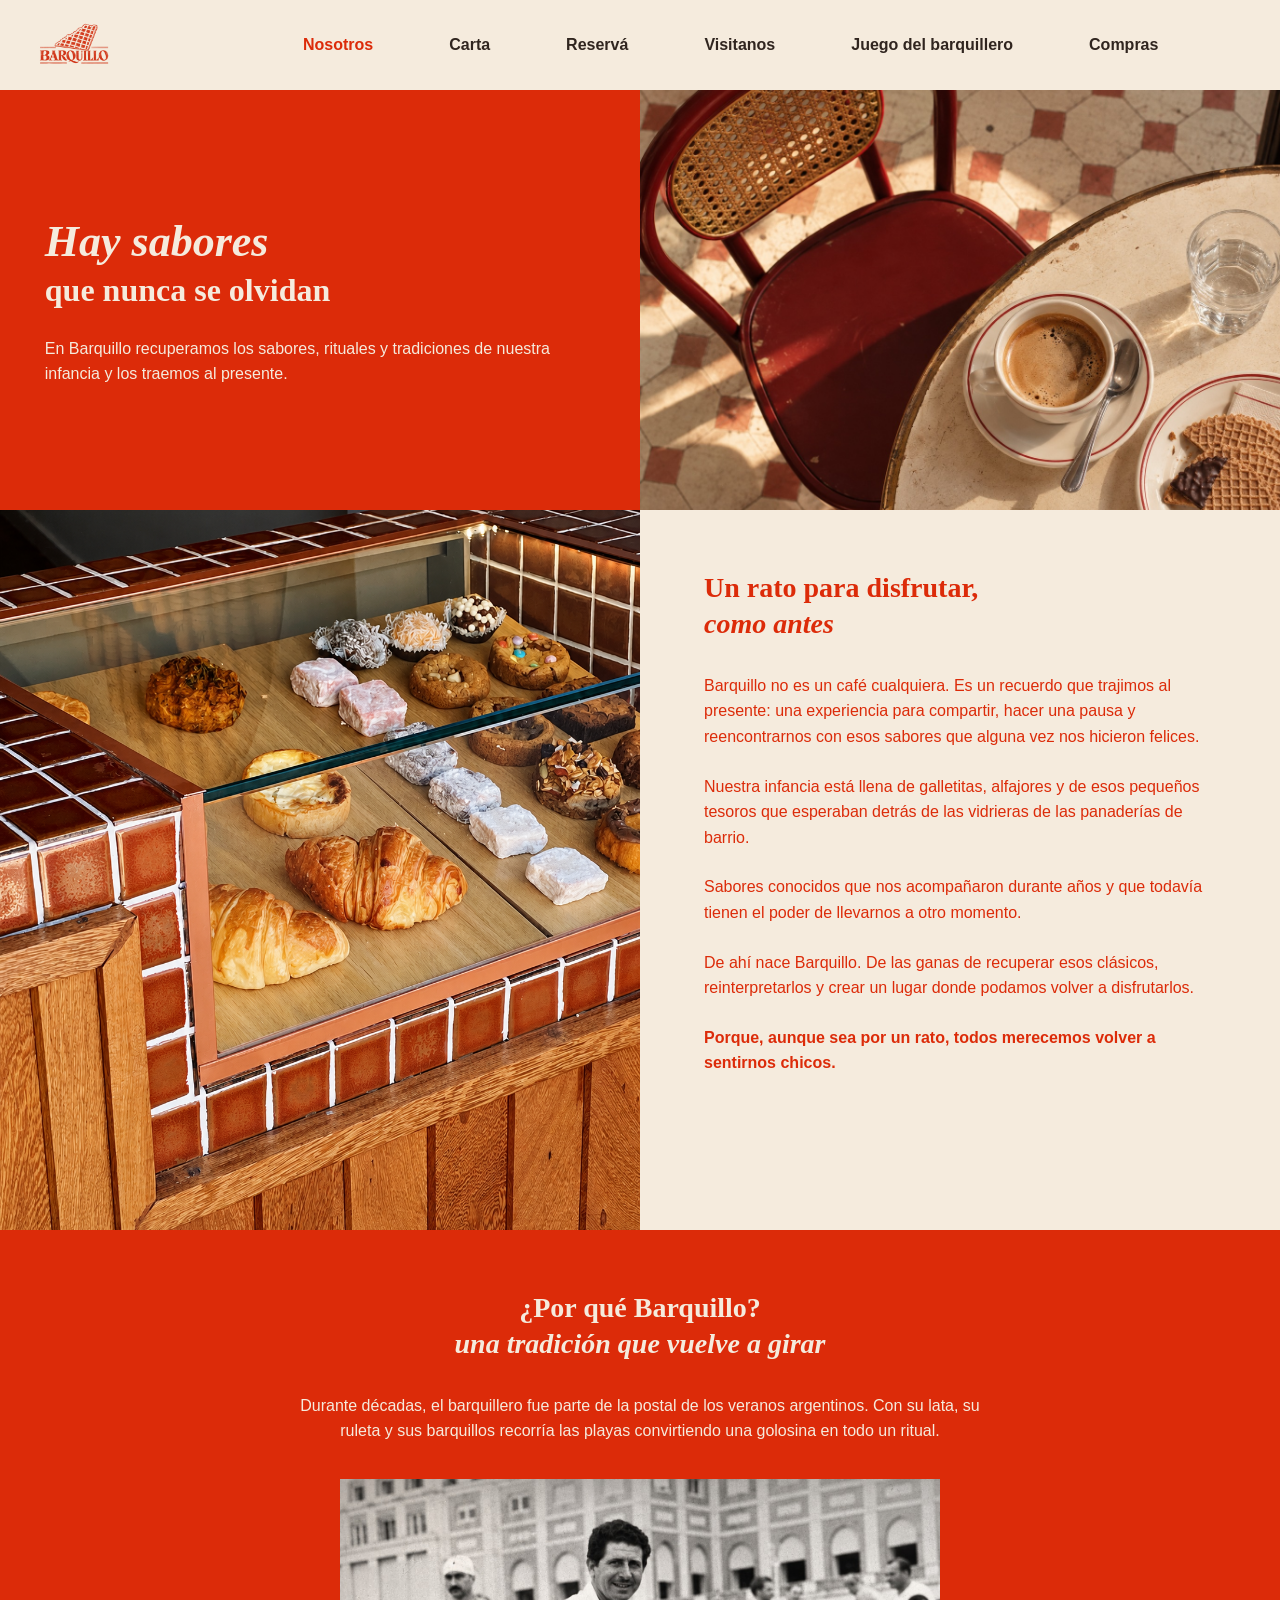
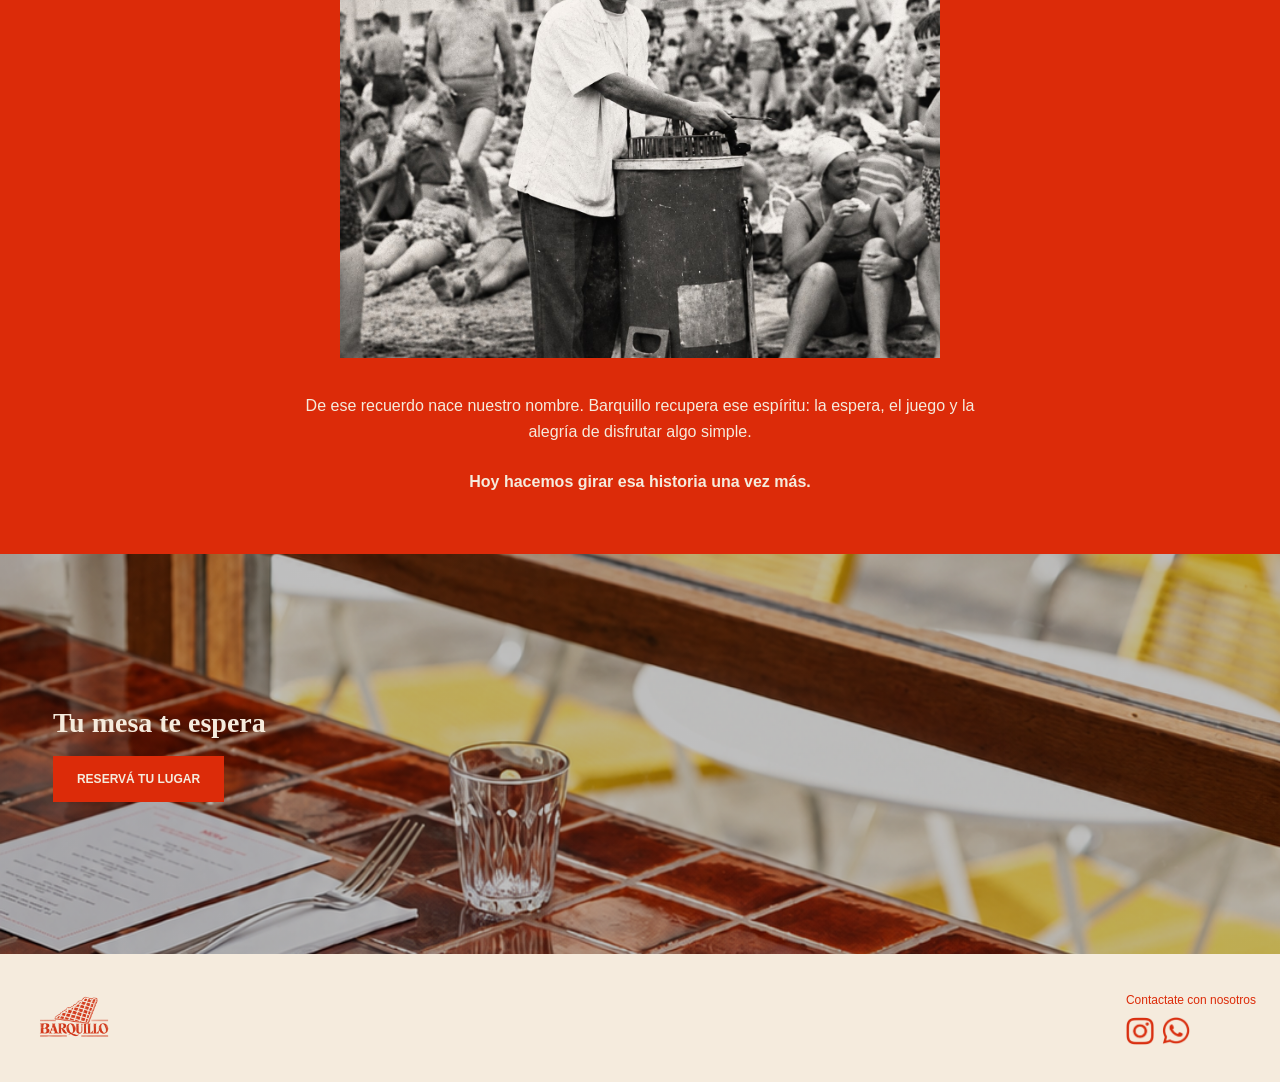
<file: nosotros.html>
<!DOCTYPE html>
<html lang="es">
<head>
    <meta charset="UTF-8">
    <meta name="viewport" content="width=device-width, initial-scale=1.0">

    <title>Nosotros | Barquillo</title>

    <!-- Bootstrap -->
    <link href="https://cdn.jsdelivr.net/npm/bootstrap@5.3.8/dist/css/bootstrap.min.css" rel="stylesheet">

    <!-- Nuestro CSS -->
    <link rel="stylesheet" href="css/estilos.css">
</head>

<body>

<header>
    <nav class="navbar navbar-expand-xl">
        <div class="container-fluid px-4">

            <!-- Logo -->
            <a class="navbar-brand" href="index.html">
                <img src="img/logo.png" alt="Barquillo - Inicio" width="120">
            </a>

            <!-- Botón del menú para celulares -->
            <button
                class="navbar-toggler"
                type="button"
                data-bs-toggle="collapse"
                data-bs-target="#menuPrincipal"
                aria-controls="menuPrincipal"
                aria-expanded="false"
                aria-label="Abrir o cerrar el menú">
                <span class="navbar-toggler-icon"></span>
            </button>

            <!-- Enlaces -->
            <div class="collapse navbar-collapse" id="menuPrincipal">
                <ul class="navbar-nav ms-auto">

                    <li class="nav-item">
                        <a class="nav-link active" href="nosotros.html" aria-current="page">Nosotros</a>
                    </li>

                    <li class="nav-item">
                        <a class="nav-link" href="carta.html">Carta</a>
                    </li>

                    <li class="nav-item">
                        <a class="nav-link" href="reservas.html">Reservá</a>
                    </li>

                    <li class="nav-item">
                        <a class="nav-link" href="visitanos.html">Visitanos</a>
                    </li>

                   <li class="nav-item">
                        <a class="nav-link" href="juego.html">Juego del barquillero</a>
                    </li>
                            
                    <li class="nav-item">
                        <a class="nav-link" href="compras.html">Compras</a>
                    </li>


                </ul>
            </div>

        </div>
    </nav>
</header>

    <main>
     
    <section class="encabezado-nosotros">
    <div class="container-fluid p-0">
        <div class="row g-0">

            <!-- Texto sobre fondo rojo -->
            <div class="col-12 col-md-6 texto-encabezado-nosotros">
                <div>
                    <h1>
                        <em>Hay sabores</em><br>
                        que nunca se olvidan
                    </h1>

                    <p>
                        En Barquillo recuperamos los sabores,
                        rituales y tradiciones de nuestra infancia
                        y los traemos al presente.
                    </p>
                </div>
            </div>

            <!-- Foto de la mesa -->
            <div class="col-12 col-md-6">
                <img
                    src="img/nosotros-mesa.jpeg"
                    alt="Una mesa con café y una silla roja"
                    class="foto-encabezado-nosotros">
            </div>

        </div>
    </div>
    </section>

   <section class="historia-nosotros">
    <div class="container-fluid p-0">
        <div class="row g-0">

            <!-- Foto de la vitrina -->
            <div class="col-12 col-md-6 order-2 order-md-1">
                <img
                    src="img/nosotros-vitrina.png"
                    alt="Vitrina con pastelería de Barquillo"
                    class="foto-vitrina-nosotros">
            </div>

            <!-- Texto -->
            <div class="col-12 col-md-6 texto-historia-nosotros order-1 order-md-2">

                <h2>
                    Un rato para disfrutar,<br>
                    <em>como antes</em>
                </h2>

                <p>
                    Barquillo no es un café cualquiera.
                    Es un recuerdo que trajimos al presente:
                    una experiencia para compartir, hacer una pausa
                    y reencontrarnos con esos sabores que alguna vez
                    nos hicieron felices.
                </p>

                <p>
                    Nuestra infancia está llena de galletitas, alfajores
                    y de esos pequeños tesoros que esperaban detrás
                    de las vidrieras de las panaderías de barrio.
                </p>

                <p>
                    Sabores conocidos que nos acompañaron durante años
                    y que todavía tienen el poder de llevarnos a otro momento.
                </p>

                <p>
                    De ahí nace Barquillo. De las ganas de recuperar
                    esos clásicos, reinterpretarlos y crear un lugar
                    donde podamos volver a disfrutarlos.
                </p>

                <p>
                    <strong>
                        Porque, aunque sea por un rato, todos merecemos
                        volver a sentirnos chicos.
                    </strong>
                </p>

            </div>

        </div>
    </div>
   </section>

   <section class="origen-barquillo">
    <div class="container">

        <h2>
            ¿Por qué Barquillo?<br>
            <em>una tradición que vuelve a girar</em>
        </h2>

        <p>
            Durante décadas, el barquillero fue parte de
            la postal de los veranos argentinos.
            Con su lata, su ruleta y sus barquillos recorría
            las playas convirtiendo una golosina en todo un ritual.
        </p>

        <img
            src="img/foto-barquillero.jpg"
            alt="Un barquillero en la playa"
            class="foto-barquillero">

        <p>
            De ese recuerdo nace nuestro nombre.
            Barquillo recupera ese espíritu:
            la espera, el juego y la alegría de disfrutar algo simple.
        </p>

        <p class="cierre-origen">
            Hoy hacemos girar esa historia una vez más.
        </p>

    </div>

     </section>

     <section class="reserva-nosotros">
        <div class="container-fluid">

        <h2>Tu mesa te espera</h2>

        <a href="reservas.html" class="boton-rojo">
            RESERVÁ TU LUGAR
        </a>

        </div>
    </section>

    </main>

    <footer class="pie-pagina">
    <div class="container-fluid px-4">
        <div class="d-flex justify-content-between align-items-center gap-3">

            <!-- Logo -->
            <a href="index.html">
                <img
                    src="img/logo.png"
                    alt="Barquillo - Inicio"
                    class="logo-footer">
            </a>

            <!-- Contacto -->
            <div class="contacto-footer">
                <p>Contactate con nosotros</p>

                <div class="d-flex gap-2">
                    <img
                        src="img/instagram.png"
                        alt="Instagram"
                        class="icono-footer">

                    <img
                        src="img/whatsapp.png"
                        alt="WhatsApp"
                        class="icono-footer">
                </div>
            </div>

        </div>
    </div>
    </footer>

    <!-- Bootstrap: permite que funcione el menú desplegable -->
    <script src="https://cdn.jsdelivr.net/npm/bootstrap@5.3.8/dist/js/bootstrap.bundle.min.js"></script>

</body>
</html>
</file>
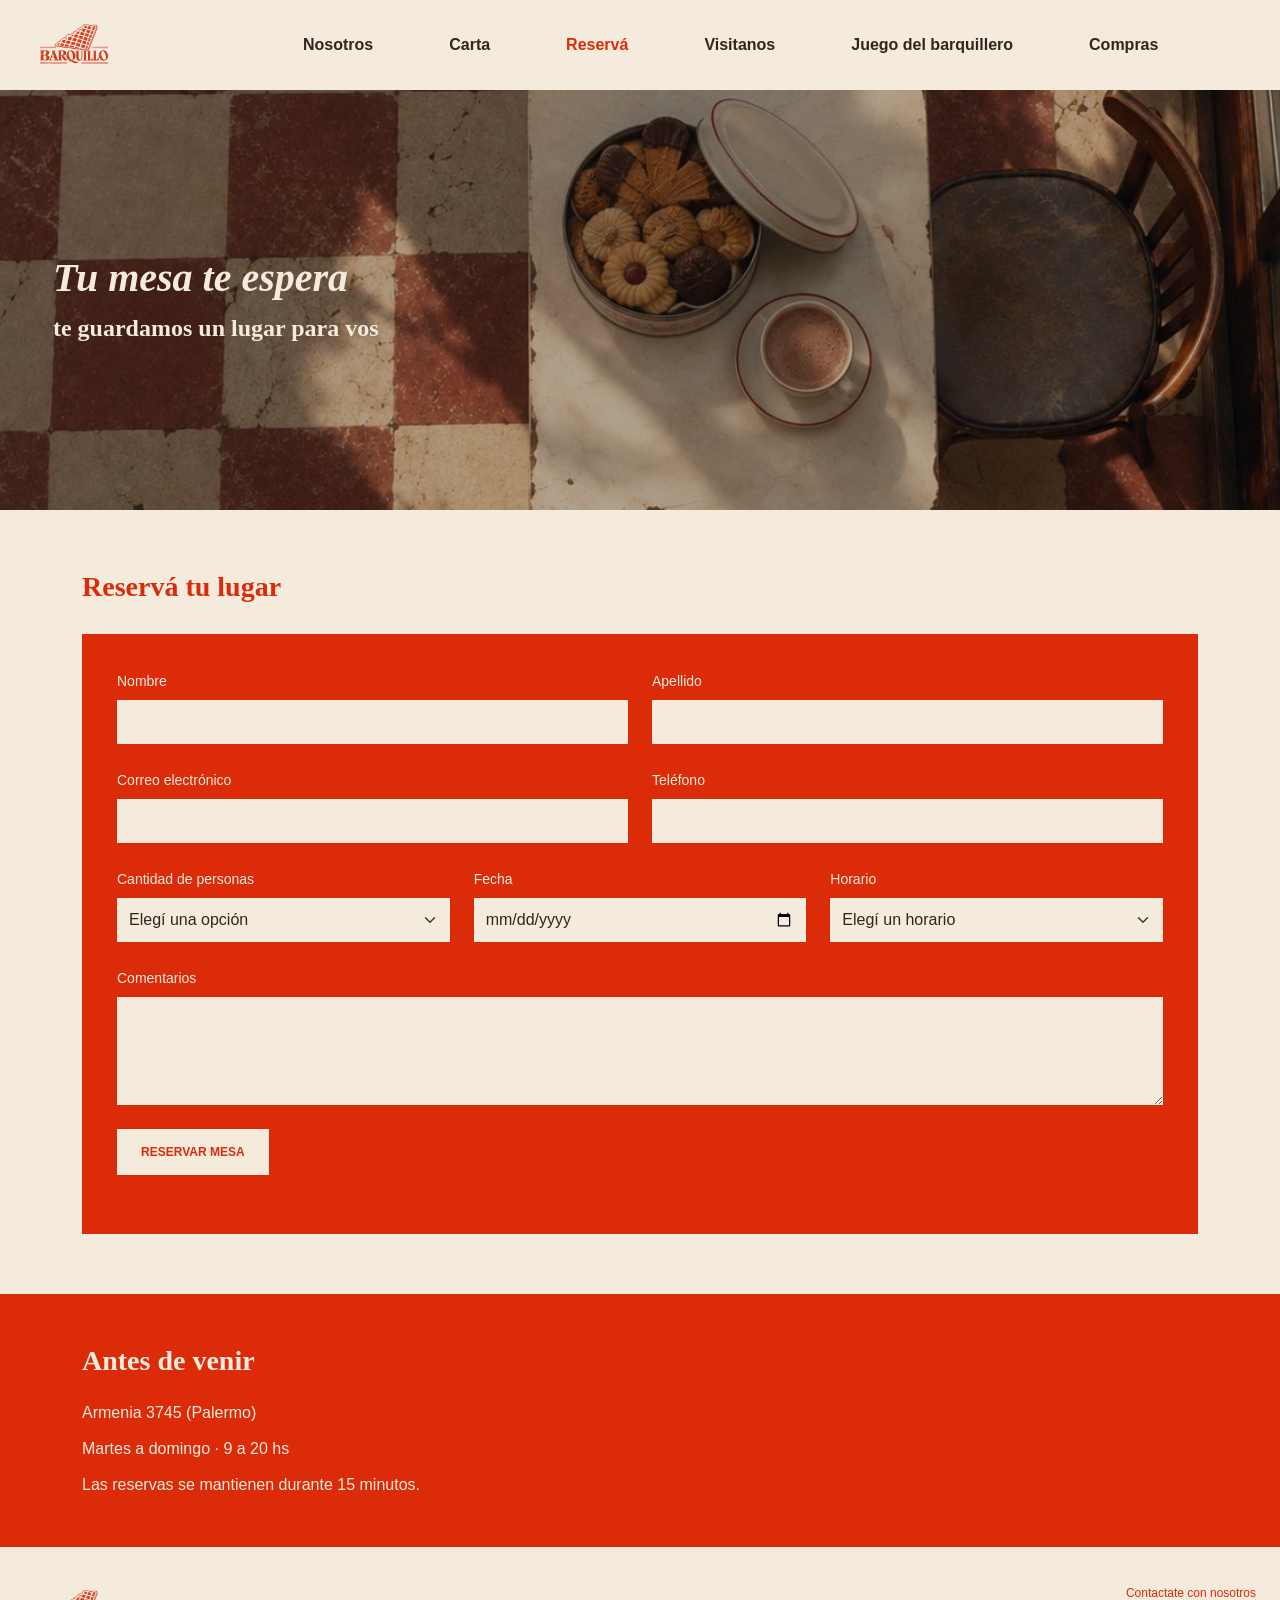
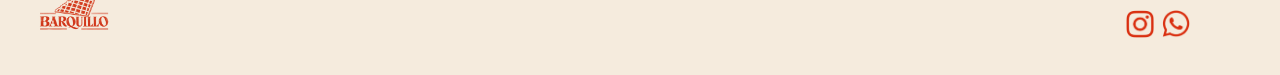
<file: reservas.html>
<!DOCTYPE html>
<html lang="es">
<head>
    <meta charset="UTF-8">
    <meta name="viewport" content="width=device-width, initial-scale=1.0">

    <title>Reservá | Barquillo</title>

    <!-- Bootstrap -->
    <link href="https://cdn.jsdelivr.net/npm/bootstrap@5.3.8/dist/css/bootstrap.min.css" rel="stylesheet">

    <!-- Nuestro CSS -->
    <link rel="stylesheet" href="css/estilos.css">
</head>

<body>

<header>
    <nav class="navbar navbar-expand-xl">
        <div class="container-fluid px-4">

            <!-- Logo -->
            <a class="navbar-brand" href="index.html">
                <img src="img/logo.png" alt="Barquillo - Inicio" width="120">
            </a>

            <!-- Botón del menú para celulares -->
            <button
                class="navbar-toggler"
                type="button"
                data-bs-toggle="collapse"
                data-bs-target="#menuPrincipal"
                aria-controls="menuPrincipal"
                aria-expanded="false"
                aria-label="Abrir o cerrar el menú">
                <span class="navbar-toggler-icon"></span>
            </button>

            <!-- Enlaces -->
            <div class="collapse navbar-collapse" id="menuPrincipal">
                <ul class="navbar-nav ms-auto">

                    <li class="nav-item">
                        <a class="nav-link" href="nosotros.html">Nosotros</a>
                    </li>

                    <li class="nav-item">
                        <a class="nav-link" href="carta.html">Carta</a>
                    </li>

                    <li class="nav-item">
                        <a class="nav-link active" href="reservas.html" aria-current="page">Reservá</a>
                    </li>

                    <li class="nav-item">
                        <a class="nav-link" href="visitanos.html">Visitanos</a>
                    </li>

                   <li class="nav-item">
                        <a class="nav-link" href="juego.html">Juego del barquillero</a>
                    </li>
                            
                    <li class="nav-item">
                        <a class="nav-link" href="compras.html">Compras</a>
                    </li>

                </ul>
            </div>

        </div>
    </nav>
</header>

    <main>
    <section class="encabezado-reservas banner-oscuro">
    <div class="container-fluid">

        <h1><em>Tu mesa te espera</em></h1>

        <p>te guardamos un lugar para vos</p>

    </div>
</section>

<section class="seccion-formulario">
    <div class="container">

        <h2>Reservá tu lugar</h2>

        <form class="formulario-reservas">
            <div class="row g-4">

                <!-- Nombre -->
                <div class="col-12 col-md-6">
                    <label for="nombre" class="form-label">
                        Nombre
                    </label>

                    <input
                        type="text"
                        id="nombre"
                        name="nombre"
                        class="form-control"
                        autocomplete="given-name"
                        required>
                </div>

                <!-- Apellido -->
                <div class="col-12 col-md-6">
                    <label for="apellido" class="form-label">
                        Apellido
                    </label>

                    <input
                        type="text"
                        id="apellido"
                        name="apellido"
                        class="form-control"
                        autocomplete="family-name"
                        required>
                </div>

                <!-- Correo electrónico -->
                 <div class="col-12 col-md-6">
                     <label for="correo" class="form-label">
                        Correo electrónico
                    </label>
                    
                    <input
                    type="email"
                    id="correo"
                    name="correo"
                    class="form-control"
                    autocomplete="email"
                    required>
                </div>
                
                <!-- Teléfono -->
                 <div class="col-12 col-md-6">
                    <label for="telefono" class="form-label">
                        Teléfono
                    </label>

                    <input
                    type="tel"
                    id="telefono"
                    name="telefono"
                    class="form-control"
                    autocomplete="tel"
                    required>
                </div>

                <!-- Cantidad de personas -->
                 <div class="col-12 col-md-4">
                    <label for="personas" class="form-label">
                        Cantidad de personas
                    </label>
                    
                    <select id="personas" name="personas"
                    class="form-select" required>
                    <option value="">Elegí una opción</option>
                    <option value="1">1 persona</option>
                    <option value="2">2 personas</option>
                    <option value="3">3 personas</option>
                    <option value="4">4 personas</option>
                    <option value="5">5 personas</option>
                    <option value="6">6 personas</option>
                    </select>
                </div>
                
                <!-- Fecha -->
                 <div class="col-12 col-md-4">
                    <label for="fecha" class="form-label">
                        Fecha
                    </label>
                    
                    <input
                    type="date"
                    id="fecha"
                    name="fecha"
                    class="form-control"
                    required>
                </div>

               <!-- Horario -->
                <div class="col-12 col-md-4">
                    <label for="horario" class="form-label">
                        Horario
                    </label>
                    
                    <select id="horario" name="horario"
                    class="form-select" required>
                    <option value="">Elegí un horario</option>
                    <option value="09:00">09:00</option>
                    <option value="10:00">10:00</option>
                    <option value="11:00">11:00</option>
                    <option value="12:00">12:00</option>
                    <option value="13:00">13:00</option>
                    <option value="14:00">14:00</option>
                    <option value="15:00">15:00</option>
                    <option value="16:00">16:00</option>
                    <option value="17:00">17:00</option>
                    <option value="18:00">18:00</option>
                    <option value="19:00">19:00</option>
                    </select>
                </div>

                <div class="col-12">
                    <label for="comentarios" class="form-label">Comentarios</label>
                    <textarea
                        id="comentarios"
                        name="comentarios"
                        class="form-control"
                        rows="4"></textarea>
                </div>
                
                <div class="col-12">
                    <button type="submit" class="boton-crema">
                        RESERVAR MESA
                    </button>
                </div>

            </div>
        
            <p id="mensaje-reserva" role="status" class="mt-4 mb-0"></p>
        
        </form>

    </div>
</section>

<section class="antes-de-venir">
    <div class="container">
        <h2>Antes de venir</h2>

        <p>Armenia 3745 (Palermo)</p>
        <p>Martes a domingo · 9 a 20 hs</p>
        <p>Las reservas se mantienen durante 15 minutos.</p>
    </div>
</section>

    </main>

    <footer class="pie-pagina">
    <div class="container-fluid px-4">
        <div class="d-flex justify-content-between align-items-center gap-3">

            <!-- Logo -->
            <a href="index.html">
                <img
                    src="img/logo.png"
                    alt="Barquillo - Inicio"
                    class="logo-footer">
            </a>

            <!-- Contacto -->
            <div class="contacto-footer">
                <p>Contactate con nosotros</p>

                <div class="d-flex gap-2">
                    <img
                        src="img/instagram.png"
                        alt="Instagram"
                        class="icono-footer">

                    <img
                        src="img/whatsapp.png"
                        alt="WhatsApp"
                        class="icono-footer">
                </div>
            </div>

        </div>
    </div>
    </footer>

    <!-- Bootstrap: permite que funcione el menú desplegable -->
    <script src="https://cdn.jsdelivr.net/npm/bootstrap@5.3.8/dist/js/bootstrap.bundle.min.js"></script>

    <script src="js/reservas.js"></script>

</body>
</html>
</file>
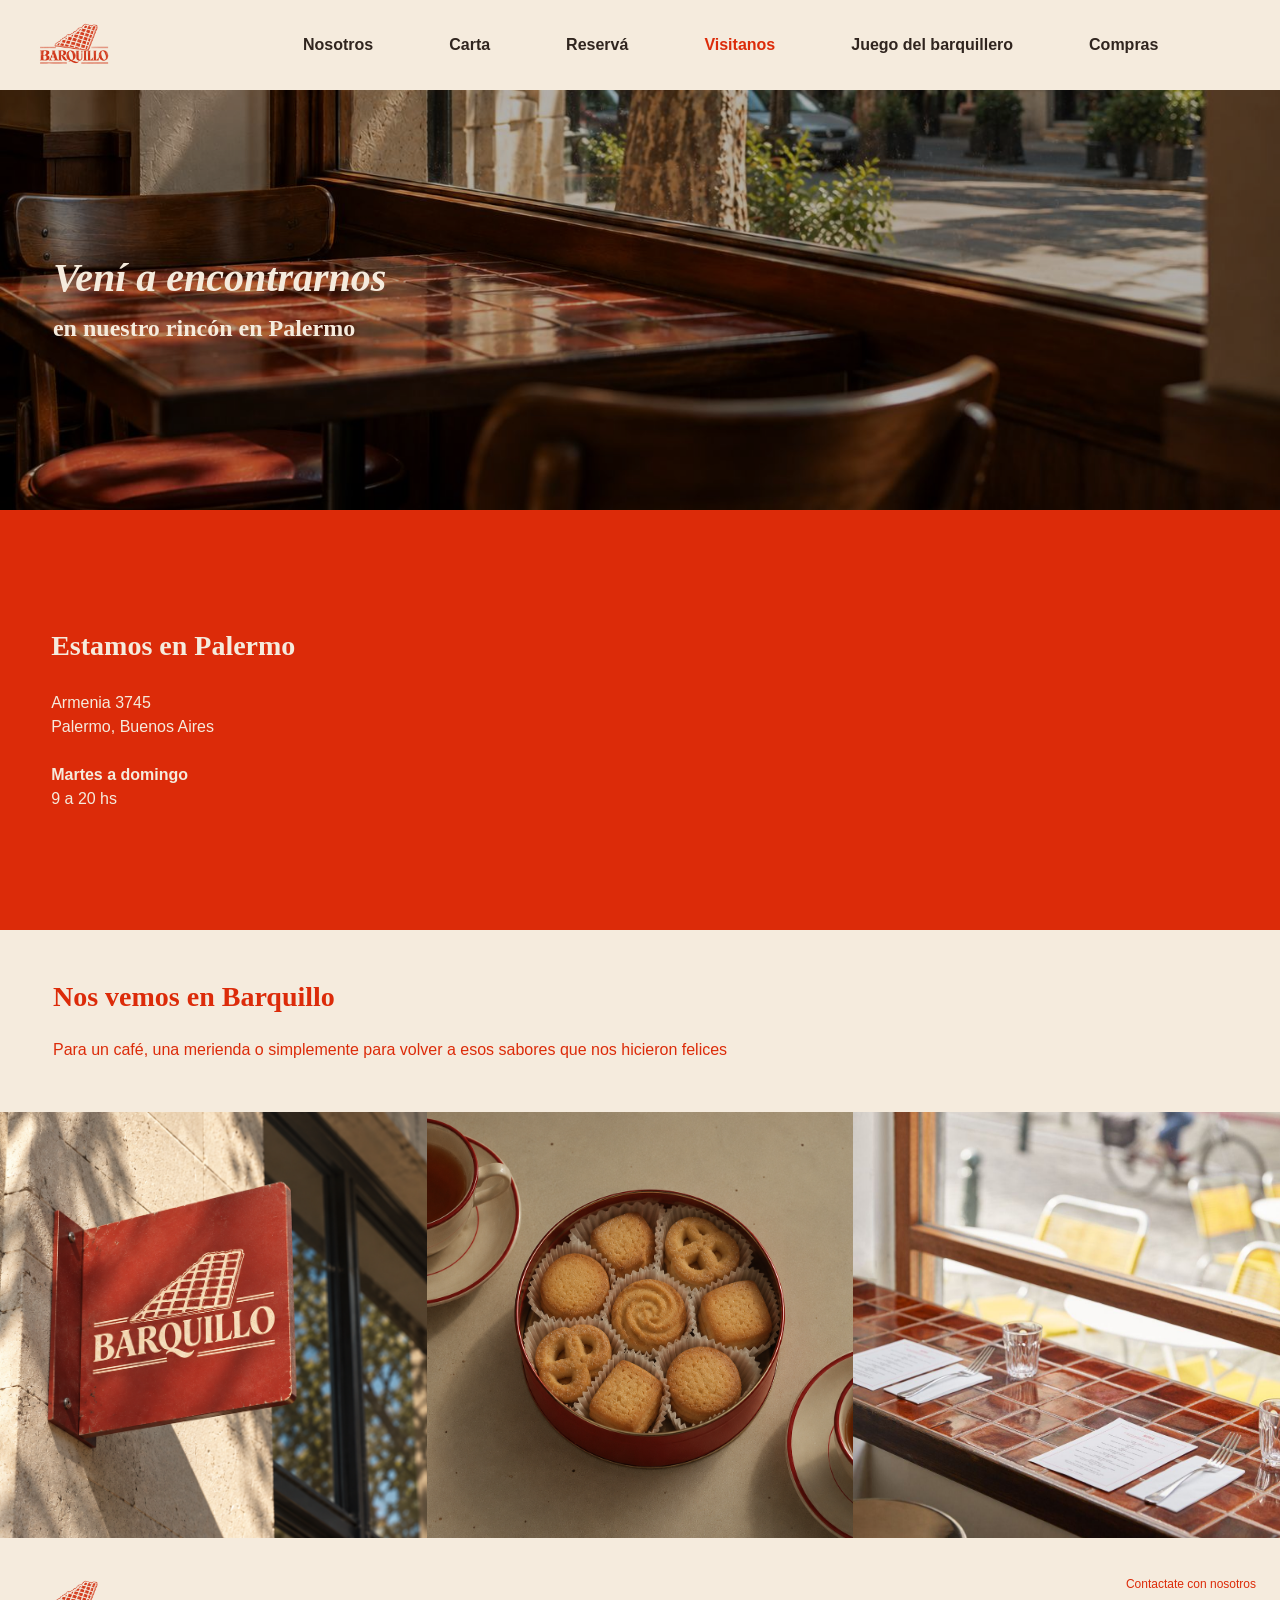
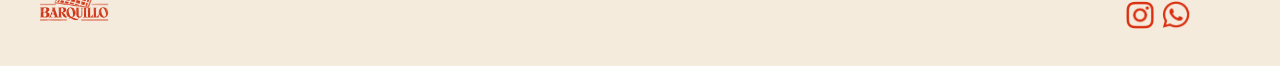
<file: visitanos.html>
<!DOCTYPE html>
<html lang="es">
<head>
    <meta charset="UTF-8">
    <meta name="viewport" content="width=device-width, initial-scale=1.0">

    <title>Visitanos | Barquillo</title>

    <!-- Bootstrap -->
    <link href="https://cdn.jsdelivr.net/npm/bootstrap@5.3.8/dist/css/bootstrap.min.css" rel="stylesheet">

    <!-- Nuestro CSS -->
    <link rel="stylesheet" href="css/estilos.css">
</head>

<body>

<header>
    <nav class="navbar navbar-expand-xl">
        <div class="container-fluid px-4">

            <!-- Logo -->
            <a class="navbar-brand" href="index.html">
                <img src="img/logo.png" alt="Barquillo - Inicio" width="120">
            </a>

            <!-- Botón del menú para celulares -->
            <button
                class="navbar-toggler"
                type="button"
                data-bs-toggle="collapse"
                data-bs-target="#menuPrincipal"
                aria-controls="menuPrincipal"
                aria-expanded="false"
                aria-label="Abrir o cerrar el menú">
                <span class="navbar-toggler-icon"></span>
            </button>

            <!-- Enlaces -->
            <div class="collapse navbar-collapse" id="menuPrincipal">
                <ul class="navbar-nav ms-auto">

                    <li class="nav-item">
                        <a class="nav-link" href="nosotros.html">Nosotros</a>
                    </li>

                    <li class="nav-item">
                        <a class="nav-link" href="carta.html">Carta</a>
                    </li>

                    <li class="nav-item">
                        <a class="nav-link" href="reservas.html">Reservá</a>
                    </li>

                    <li class="nav-item">
                        <a class="nav-link active" href="visitanos.html" aria-current="page">Visitanos</a>
                    </li>

                   <li class="nav-item">
                        <a class="nav-link" href="juego.html">Juego del barquillero</a>
                    </li>
                            
                    <li class="nav-item">
                        <a class="nav-link" href="compras.html">Compras</a>
                    </li>

                </ul>
            </div>

        </div>
    </nav>
</header>

    <main>
   
    <section class="encabezado-visitanos banner-oscuro">
    <div class="container-fluid">
        <h1><em>Vení a encontrarnos</em></h1>
        <p>en nuestro rincón en Palermo</p>
    </div>
    </section> 
    
    <section class="ubicacion-visitanos">
    <div class="container-fluid p-0">
        <div class="row g-0">

            <!-- Dirección y horarios -->
            <div class="col-12 col-md-6 texto-ubicacion">
                <h2>Estamos en Palermo</h2>

                <p>
                    Armenia 3745<br>
                    Palermo, Buenos Aires
                </p>

                <p>
                    <strong>Martes a domingo</strong><br>
                    9 a 20 hs
                </p>
            </div>

            <!-- Mapa de ubicación -->
             <div class="col-12 col-md-6 mapa-ubicacion">
                <iframe
                src="https://maps.google.com/maps?q=Armenia%203745%2C%20Buenos%20Aires&output=embed"
                title="Ubicación de Barquillo: Armenia 3745, Buenos Aires"
                loading="lazy"
                allowfullscreen
                referrerpolicy="no-referrer-when-downgrade">
                </iframe>
            </div>

        </div>
    </div>
    </section>

    <section class="cierre-visitanos">
    <div class="container-fluid">
        <h2>Nos vemos en Barquillo</h2>

        <p>
            Para un café, una merienda o simplemente para volver
            a esos sabores que nos hicieron felices
        </p>
    </div>
    </section>

    <section class="galeria-visitanos" aria-label="Fotos de Barquillo">
    <div class="container-fluid p-0">
        <div class="row g-0">

            <div class="col-12 col-md-4">
                <img
                    src="img/fachada-barquillo.png"
                    alt="Cartel de Barquillo en la fachada">
            </div>

            <div class="col-12 col-md-4">
                <img
                    src="img/carta-meriendas.png"
                    alt="Lata de galletitas acompañada de té">
            </div>

            <div class="col-12 col-md-4">
                <img
                src="img/visitanos-banquetas.jpg"
                alt="Mesa junto a la ventana y banquetas de Barquillo">
            </div>

        </div>
    </div>
    </section>

    </main>

    <footer class="pie-pagina">
    <div class="container-fluid px-4">
        <div class="d-flex justify-content-between align-items-center gap-3">

            <!-- Logo -->
            <a href="index.html">
                <img
                    src="img/logo.png"
                    alt="Barquillo - Inicio"
                    class="logo-footer">
            </a>

            <!-- Contacto -->
            <div class="contacto-footer">
                <p>Contactate con nosotros</p>

                <div class="d-flex gap-2">
                    <img
                        src="img/instagram.png"
                        alt="Instagram"
                        class="icono-footer">

                    <img
                        src="img/whatsapp.png"
                        alt="WhatsApp"
                        class="icono-footer">
                </div>
            </div>

        </div>
    </div>
    </footer>

    <!-- Bootstrap: permite que funcione el menú desplegable -->
    <script src="https://cdn.jsdelivr.net/npm/bootstrap@5.3.8/dist/js/bootstrap.bundle.min.js"></script>

</body>
</html>
</file>
<file: css/estilos.css>
/* =========================
   ESTILOS GENERALES
   ========================= */

body {
    margin: 0;
    background-color: #F5EBDD;
    color: #30251F;
    font-family: Arial, sans-serif;
}


/* =========================
   ENCABEZADO
   ========================= */

header {
    background-color: #F5EBDD;
    padding: 0;
}

header .navbar {
    padding: 0;
    min-height: 90px;
}


/* Logo */

.navbar-brand {
    padding: 0;
}

.navbar-brand img {
    display: block;
    width: 100px;
    height: 80px;
    object-fit: contain;
}


/* Enlaces del menú */

.navbar-nav {
    gap: 60px;
    margin-right: 7vw;
}

.navbar-nav .nav-link {
    color: #30251F;
    font-weight: 600;
    padding: 12px 20px;
}

.navbar-nav .nav-link:hover {
    color: #DC2B09;
}


/* Botón del menú mobile */

.navbar-toggler {
    border: none;
    padding: 8px;
}

/* Tres líneas rojas */

.navbar-toggler-icon {
    background-image: linear-gradient(
        to bottom,
        #DC2B09 0%, #DC2B09 12%,
        transparent 12%, transparent 44%,
        #DC2B09 44%, #DC2B09 56%,
        transparent 56%, transparent 88%,
        #DC2B09 88%, #DC2B09 100%
    );
    width: 28px;
    height: 22px;
}


/* =========================
   BANNER PRINCIPAL
   ========================= */

.banner-inicio {
    background-image: url("../img/banner-galletitas.png");
    background-size: cover;
    background-position: center;
    min-height: 500px;

    display: flex;
    align-items: center;
}


/* Márgenes del contenido */

.contenido-banner {
    padding-left: 3.2%;
    padding-right: 3.2%;
}


/* Título */

.banner-inicio h1 {
    color: #F5EBDD;
    font-family: Georgia, serif;
    font-size: 24px;
    font-weight: bold;
    margin-bottom: 24px;
}

.banner-inicio h1 em {
    font-size: 48px;
}


/* Botón crema */

.boton-crema {
    display: inline-block;
    background-color: #F5EBDD;
    color: #DC2B09;
    padding: 14px 24px;
    text-decoration: none;
    font-size: 12px;
    font-weight: bold;
}

/* =========================
   PRESENTACIÓN
   ========================= */

.presentacion {
    background-color: #DC2B09;
    color: #F5EBDD;
    padding: 60px 0;
    text-align: center;
}

.presentacion h2 {
    font-family: Georgia, serif;
    font-size: 24px;
    font-weight: bold;
    line-height: 1.3;
    margin-bottom: 30px;
}

.presentacion p {
    font-size: 16px;
    line-height: 1.6;
    max-width: 900px;
    margin: 0 auto;
}

/* =========================
   TARJETAS
   ========================= */

.tarjeta {
    background-color: #F5EBDD;
    color: #30251F;
    padding: 20px;
    text-align: left;
    height: 100%;
}

.tarjeta img {
    width: 100%;
    aspect-ratio: 1 / 1.1;
    object-fit: cover;
}

.tarjeta h3 {
    font-size: 22px;
    font-weight: bold;
    margin-top: 18px;
    margin-bottom: 10px;
}

.tarjeta p {
    font-size: 14px;
    line-height: 1.5;
    margin: 0;
    max-width: none;
}

/* =========================
   EL JUEGO DEL BARQUILLERO
   ========================= */

.juego-barquillero {
    background-image: url("../img/ruleta-barquillo.png");
    background-size: cover;
    background-position: center;
    min-height: 500px;

    display: flex;
    align-items: center;

    color: #DC2B09;
}

.contenido-juego {
    padding: 50px 3.2%;
}

.juego-barquillero h2 {
    font-family: Georgia, serif;
    font-size: 28px;
    margin-bottom: 8px;
    max-width: 40%;
}

.juego-barquillero h3 {
    font-family: Georgia, serif;
    font-size: 20px;
    margin-bottom: 24px;
    max-width: 40%;
}

.juego-barquillero p {
    font-size: 16px;
    line-height: 1.5;
    margin-bottom: 24px;
    max-width: 40%;
}

.boton-rojo {
    display: inline-block;
    background-color: #DC2B09;
    color: #F5EBDD;
    padding: 14px 24px;
    text-decoration: none;
    font-size: 12px;
    font-weight: bold;
}

/* =========================
   BANNER DE RESERVAS
   ========================= */

.banner-reserva {
    background-image: url("../img/fachada-barquillo.png");
    background-size: cover;
    background-position: center;
    min-height: 400px;

    display: flex;
    align-items: center;

    color: #F5EBDD;
}

.contenido-reserva {
    padding: 50px 4%;
}

.banner-reserva h2 {
    font-family: Georgia, serif;
    font-size: 28px;
    font-weight: bold;
    margin-bottom: 8px;
}

.banner-reserva p {
    font-family: Georgia, serif;
    font-size: 24px;
    font-weight: bold;
    font-style: italic;
    line-height: 1.3;
    margin-bottom: 24px;
}

/* =========================
   PIE DE PÁGINA
   ========================= */

.pie-pagina {
    background-color: #F5EBDD;
    padding: 24px 0;
}

.logo-footer {
    display: block;
    width: 100px;
    height: 80px;
    object-fit: contain;
}

.contacto-footer {
    color: #DC2B09;
}

.contacto-footer p {
    font-size: 12px;
    margin-bottom: 8px;
}

.icono-footer {
    width: 28px;
    height: 28px;
    object-fit: contain;
}

/* =========================
   NOSOTROS: ENCABEZADO
   ========================= */

.encabezado-nosotros {
    background-color: #DC2B09;
    color: #F5EBDD;
    padding: 0;
}

.texto-encabezado-nosotros {
    display: flex;
    align-items: center;
    padding: 60px 3.5%;
}

.foto-encabezado-nosotros {
    display: block;
    width: 100%;
    height: 420px;
    object-fit: cover;
    object-position: center;
}

.encabezado-nosotros h1 {
    font-family: Georgia, serif;
    font-size: 32px;
    font-weight: bold;
    line-height: 1.3;
    margin-bottom: 24px;
}

.encabezado-nosotros h1 em {
    font-size: 44px;
}

.encabezado-nosotros p {
    font-size: 16px;
    line-height: 1.6;
    margin-bottom: 0;
}

/* =========================
   NOSOTROS: NUESTRA HISTORIA
   ========================= */

.historia-nosotros {
    padding: 0;
    background-color: #F5EBDD;
    color: #DC2B09;
}

.foto-vitrina-nosotros {
    display: block;
    width: 100%;
    height: 100%;
    max-height: 720px;
    object-fit: cover;
    object-position: center;
}

.texto-historia-nosotros {
    padding: 60px 5%;
}

.historia-nosotros h2 {
    font-family: Georgia, serif;
    font-size: 28px;
    font-weight: bold;
    line-height: 1.3;
    margin-bottom: 30px;
}

.historia-nosotros p {
    font-size: 16px;
    line-height: 1.6;
    margin-bottom: 24px;
}

.historia-nosotros p:last-child {
    margin-bottom: 0;
}

/* =========================
   NOSOTROS: ORIGEN DEL NOMBRE
   ========================= */

.origen-barquillo {
    background-color: #DC2B09;
    color: #F5EBDD;
    padding: 60px 0;
    text-align: center;
}

.origen-barquillo h2 {
    font-family: Georgia, serif;
    font-size: 28px;
    font-weight: bold;
    line-height: 1.3;
    margin-bottom: 30px;
}

.origen-barquillo p {
    font-size: 16px;
    line-height: 1.6;
    max-width: 700px;
    margin: 0 auto 24px;
}

.foto-barquillero {
    display: block;
    width: 100%;
    max-width: 600px;
    height: auto;
    margin: 35px auto;
}

.origen-barquillo .cierre-origen {
    margin-bottom: 0;
    font-weight: bold;
}

/* =========================
   NOSOTROS: BANNER DE RESERVAS
   ========================= */

.reserva-nosotros {
    background-image:
    linear-gradient(
        rgba(0, 0, 0, 0.25),
        rgba(0, 0, 0, 0.25)
    ),
    url("../img/banner-mesa-nosotros.png");
    background-size: cover;
    background-position: center;

    min-height: 400px;
    padding: 50px 3.2%;

    display: flex;
    align-items: center;

    color: #F5EBDD;
}

.reserva-nosotros h2 {
    font-family: Georgia, serif;
    font-size: 28px;
    font-weight: bold;
    margin-bottom: 16px;
}

/* =========================
   CARTA: CATEGORÍAS
   ========================= */

.categorias-carta {
    background-color: #F5EBDD;
    padding: 35px 0;
}

.boton-categoria {
    display: inline-block;
    min-width: 160px;
    padding: 12px 24px;

    border: 1px solid #DC2B09;
    color: #DC2B09;

    text-align: center;
    text-decoration: none;
    font-size: 12px;
    font-weight: bold;
}

.boton-categoria:hover,
.boton-categoria:focus-visible {
    background-color: #DC2B09;
    color: #F5EBDD;
}

/* =========================
   CARTA: PRODUCTOS Y PRECIOS
   ========================= */

.seccion-carta {
    background-color: #DC2B09;
    color: #F5EBDD;
    scroll-margin-top: 20px;
}

.contenido-carta {
    padding: 60px 5%;
}

.contenido-carta h2 {
    font-family: Georgia, serif;
    font-size: 28px;
    font-weight: bold;
    margin-bottom: 30px;
}

.lista-carta {
    list-style: none;
    padding: 0;
    margin: 0;
}

.lista-carta li {
    display: flex;
    justify-content: space-between;
    align-items: baseline;
    gap: 20px;

    padding: 10px 0;
    font-size: 16px;
}

.lista-carta li span:last-child {
    white-space: nowrap;
}

.columna-foto-carta {
    position: relative;
    min-height: 400px;
}

.foto-carta {
    position: absolute;
    inset: 0;
    width: 100%;
    height: 100%;
    object-fit: cover;
}

/* Colores del bloque Pâtisserie */

#patisserie {
    background-color: #F5EBDD;
    color: #DC2B09;
}

/* =========================
   CARTA: OTRAS BEBIDAS
   ========================= */

.otras-bebidas {
    background-color: #F5EBDD;
    color: #DC2B09;
}

/* =========================
   CARTA: BANNER DE RESERVAS
   ========================= */

.reserva-carta {
    background-image: url("../img/banner-reserva-carta.png");
    background-size: cover;
    background-position: center;

    min-height: 400px;
    padding: 50px 3.2%;

    display: flex;
    align-items: center;

    color: #F5EBDD;
}

.reserva-carta h2 {
    font-family: Georgia, serif;
    font-size: 28px;
    font-weight: bold;
    margin-bottom: 16px;
}

/* =========================
   RESERVAS: ENCABEZADO
   ========================= */

.encabezado-reservas {
    background-image: url("../img/banner-reservas.jpg");
    background-size: cover;
    background-position: center;

    min-height: 420px;
    padding: 60px 3.2%;

    display: flex;
    align-items: center;

    color: #F5EBDD;
}

.encabezado-reservas h1 {
    font-family: Georgia, serif;
    font-size: 40px;
    font-weight: bold;
    margin-bottom: 8px;
}

.encabezado-reservas p {
    font-family: Georgia, serif;
    font-size: 24px;
    font-weight: bold;
    margin-bottom: 0;
}

/* =========================
   RESERVAS: FORMULARIO
   ========================= */

.seccion-formulario {
    padding: 60px 0;
}

.seccion-formulario h2 {
    color: #DC2B09;
    font-family: Georgia, serif;
    font-size: 28px;
    font-weight: bold;
    margin-bottom: 30px;
}

.formulario-reservas {
    background-color: #DC2B09;
    color: #F5EBDD;
    padding: 35px;
}

.formulario-reservas .form-label {
    font-size: 14px;
}

.formulario-reservas .form-control,
.formulario-reservas .form-select {
    background-color: #F5EBDD;
    color: #30251F;
    border: 0;
    border-radius: 0;
    min-height: 44px;
}

/* Botón del formulario de reservas */
.formulario-reservas .boton-crema {
    border: none;
    cursor: pointer;
}

/* Información para la visita */
.antes-de-venir {
    background-color: #DC2B09;
    color: #F5EBDD;
    padding: 50px 0;
}

.antes-de-venir h2 {
    font-family: Georgia, serif;
    font-size: 28px;
    font-weight: bold;
    margin-bottom: 24px;
}

.antes-de-venir p {
    font-size: 16px;
    line-height: 1.5;
    margin-bottom: 12px;
}

.antes-de-venir p:last-child {
    margin-bottom: 0;
}

/* Encabezado de Visitanos */
.encabezado-visitanos {
    background-image: url("../img/banner-visitanos.jpg");
    background-size: cover;
    background-position: center bottom;

    min-height: 420px;
    padding: 60px 3.2%;

    display: flex;
    align-items: center;

    color: #F5EBDD;
}

.encabezado-visitanos h1 {
    font-family: Georgia, serif;
    font-size: 40px;
    font-weight: bold;
    margin-bottom: 8px;
}

.encabezado-visitanos p {
    font-family: Georgia, serif;
    font-size: 24px;
    font-weight: bold;
    margin-bottom: 0;
}

/* Ubicación y horarios */
.ubicacion-visitanos {
    background-color: #DC2B09;
    color: #F5EBDD;
}

.texto-ubicacion {
    min-height: 420px;
    padding: 60px 4%;

    display: flex;
    flex-direction: column;
    justify-content: center;
}

.texto-ubicacion h2 {
    font-family: Georgia, serif;
    font-size: 28px;
    font-weight: bold;
    margin-bottom: 28px;
}

.texto-ubicacion p {
    font-size: 16px;
    line-height: 1.5;
    margin-bottom: 24px;
}

.texto-ubicacion p:last-child {
    margin-bottom: 0;
}

/* Mapa de ubicación */
.mapa-ubicacion iframe {
    display: block;
    width: 100%;
    height: 100%;
    min-height: 420px;
    border: 0;
}

/* Texto previo a la galería */
.cierre-visitanos {
    background-color: #F5EBDD;
    color: #DC2B09;
    padding: 50px 3.2%;
}

.cierre-visitanos h2 {
    font-family: Georgia, serif;
    font-size: 28px;
    font-weight: bold;
    margin-bottom: 24px;
}

.cierre-visitanos p {
    font-size: 16px;
    line-height: 1.5;
    margin-bottom: 0;
}

/* Galería de Visitanos */
.galeria-visitanos img {
    display: block;
    width: 100%;
    aspect-ratio: 1 / 1;
    object-fit: cover;
    object-position: center;
}

/* Encabezado del Juego del barquillero */
.encabezado-juego {
    background-image:
    linear-gradient(
        to bottom,
        rgba(0, 0, 0, 0.5) 0%,
        rgba(0, 0, 0, 0.3) 45%,
        rgba(0, 0, 0, 0) 100%
    ),
    url("../img/banner-juego.jpg");
    background-size: cover;
    background-position: center top;

    min-height: 420px;
    padding: 60px 3.2%;

    display: flex;
    align-items: center;

    color: #F5EBDD;
}

.encabezado-juego h1 {
    font-family: Georgia, serif;
    font-size: 40px;
    font-weight: bold;
    margin-bottom: 8px;
}

.encabezado-juego p {
    font-family: Georgia, serif;
    font-size: 24px;
    font-weight: bold;
    margin-bottom: 0;
}

/* Explicación del juego */
.como-se-juega {
    background-color: #DC2B09;
    color: #F5EBDD;
}

.texto-como-jugar {
    padding: 60px 4%;
}

.texto-como-jugar h2 {
    font-family: Georgia, serif;
    font-size: 28px;
    font-weight: bold;
    margin-bottom: 8px;
}

.texto-como-jugar h3 {
    font-family: Georgia, serif;
    font-size: 24px;
    font-weight: bold;
    margin-bottom: 28px;
}

.texto-como-jugar ol {
    padding-left: 20px;
    margin-bottom: 24px;
}

.texto-como-jugar li,
.texto-como-jugar p {
    font-size: 16px;
    line-height: 1.5;
}

.texto-como-jugar p {
    margin-bottom: 24px;
}

.texto-como-jugar p:last-child {
    margin-bottom: 0;
}

/* Video del barquillero */
.columna-video-juego {
    display: flex;
    background-color: #000;
}

.video-barquillero {
    display: block;
    width: 100%;
    min-width: 0;
    height: 100%;
    object-fit: cover;
}

/* Invitación a reservar desde el juego */
.reserva-juego {
    background-color: #F5EBDD;
    padding: 40px 5%;

    display: flex;
    justify-content: center;
}

.tarjeta-reserva-juego {
    background-color: #DC2B09;
    color: #F5EBDD;
    padding: 45px 35px;
    text-align: center;
}

.tarjeta-reserva-juego h2 {
    font-family: Georgia, serif;
    font-size: 28px;
    font-weight: bold;
    margin-bottom: 24px;
}

/* Encabezado de Compras */

.encabezado-compras {
    background-color: #DC2B09;
    color: #F5EBDD;
}

.texto-encabezado-compras {
    min-height: 420px;
    padding: 60px 6.4%;

    display: flex;
    flex-direction: column;
    justify-content: center;
}

.encabezado-compras h1 {
    font-family: Georgia, serif;
    font-size: 40px;
    font-weight: bold;
    margin-bottom: 16px;
}

.encabezado-compras p {
    font-size: 18px;
    line-height: 1.5;
    margin-bottom: 0;
}

.imagen-encabezado-compras {
    display: block;
    width: 100%;
    height: 420px;
    object-fit: cover;
    object-position: center;
}

/* Productos de Compras */

.productos-compras {
    background-color: #F5EBDD;
    padding: 60px 0;
}

.productos-compras h2 {
    color: #DC2B09;
    font-family: Georgia, serif;
    font-size: 28px;
    font-weight: bold;
    text-align: center;
    margin-bottom: 36px;
}

.producto-compra {
    background-color: #DC2B09;
    color: #F5EBDD;
    border: none;
    border-radius: 0;
    overflow: hidden;
}

.producto-compra .card-img-top {
    width: 100%;
    aspect-ratio: 1 / 1;
    object-fit: cover;
    border-radius: 0;
}

.producto-compra .card-body {
    padding: 24px;
}

.producto-compra h3 {
    color: #F5EBDD;
    font-family: Georgia, serif;
    font-size: 22px;
    font-weight: bold;
    margin-bottom: 16px;
}

.producto-compra p {
    font-size: 16px;
    line-height: 1.5;
    margin-bottom: 20px;
}

.producto-compra .precio-producto {
    color: #F5EBDD;
    font-size: 20px;
    font-weight: bold;
}

.boton-comprar {
    background-color: #DC2B09;
    color: #F5EBDD;
    border: 0;
    padding: 14px 16px;
    font-family: inherit;
    font-size: 12px;
    font-weight: bold;
    cursor: pointer;
}

.boton-comprar:hover {
    background-color: #B92308;
}

.boton-comprar:focus-visible {
    outline: 2px solid #30251F;
    outline-offset: 3px;
}

/* Botones de las tarjetas de productos */

.producto-compra .boton-comprar {
    background-color: #F5EBDD;
    color: #DC2B09;
    border: none;
}

.producto-compra .boton-comprar:hover {
    background-color: #E8D9C5;
}

/* Carrito de compras */

.carrito-compras {
    background-color: #F5EBDD;
    color: #30251F;
    padding: 0 0 60px;
}

.carrito-compras h2 {
    color: #DC2B09;
    font-family: Georgia, serif;
    font-size: 28px;
    font-weight: bold;
    margin-bottom: 20px;
}

#lista-carrito {
    list-style: none;
    padding: 0;
    margin: 24px 0;
}

#lista-carrito li {
    padding: 12px 0;
    border-bottom: 1px solid #DC2B09;
}

.total-carrito {
    color: #DC2B09;
    font-size: 22px;
    margin-bottom: 24px;
}

.carrito-compras .boton-comprar {
    margin: 0 8px 12px 0;
}

.boton-comprar:disabled {
    opacity: 0.5;
    cursor: not-allowed;
}

#mensaje-compra {
    color: #DC2B09;
    font-weight: bold;
    margin-top: 20px;
}

/* Barquillos para llevar */

.barquillos-para-llevar {
    background-color: #DC2B09;
    color: #F5EBDD;
    padding: 50px 5%;
}

.barquillos-para-llevar h2 {
    font-family: Georgia, serif;
    font-size: 28px;
    font-weight: bold;
    margin-bottom: 20px;
}

.barquillos-para-llevar p {
    font-size: 16px;
    line-height: 1.5;
    max-width: 540px;
    margin: 0 auto 28px;
}

/* Banner de Compras en Inicio */

.banner-compras {
    background-color: #DC2B09;
    color: #F5EBDD;
}

.imagen-banner-compras {
    display: block;
    width: 100%;
    height: 380px;
    object-fit: cover;
    object-position: center;
}

.texto-banner-compras {
    min-height: 380px;
    padding: 50px 5%;

    display: flex;
    flex-direction: column;
    justify-content: center;
    align-items: flex-start;
}

.texto-banner-compras h2 {
    font-family: Georgia, serif;
    font-size: 28px;
    font-weight: bold;
    margin-bottom: 20px;
}

.texto-banner-compras p {
    font-size: 18px;
    line-height: 1.5;
    max-width: 350px;
    margin-bottom: 28px;
}

/* Capa oscura para mejorar la lectura de los banners */

.banner-oscuro {
    position: relative;
    isolation: isolate;
}

.banner-oscuro::before {
    content: "";
    position: absolute;
    inset: 0;
    background-color: rgba(0, 0, 0, 0.30);
    z-index: -1;
    pointer-events: none;
}

/* Ícono y título del carrito */

.titulo-carrito {
    display: flex;
    align-items: center;
    gap: 12px;
}

.titulo-carrito svg {
    flex-shrink: 0;
}

/* Página actual en el menú */

.navbar-nav .nav-link.active {
    color: #DC2B09;
}

/* Menú desplegable en celulares y tablets */

@media (max-width: 1199.98px) {
    .navbar-nav {
        gap: 0;
        margin-right: 0;
        padding-bottom: 16px;
    }
}

/* =========================
   AJUSTES PARA CELULARES
   ========================= */

@media (max-width: 767.98px) {

    /* Menú */

    .navbar-nav {
        gap: 0;
        margin-right: 0;
    }

    /* Banner */

    .banner-inicio {
        min-height: 0;
        height: clamp(240px, 55vw, 420px);
        padding: 0;

        background-size: auto 160%;
        background-position: 15% center;
        background-repeat: no-repeat;
    }

    /* Márgenes del contenido */

    .contenido-banner {
        padding-left: 5%;
        padding-right: 5%;
    }

    /* Título */

    .banner-inicio h1 {
        font-size: 22px;
        line-height: 1.25;
        max-width: 180px;
        margin-bottom: 22px;
    }

    .banner-inicio h1 em {
        font-size: 34px;
    }

    /* Botón */

    .banner-inicio .boton-crema {
        font-size: 10px;
        padding: 12px 16px;
    }

    /* Juego del barquillero en celulares */
    
    .juego-barquillero {
        min-height: 440px;
        min-height: max(440px, 117vw);

       background-size: cover;
       background-position: left center;
       background-repeat: no-repeat;
}

    .contenido-juego {
        padding: 60px 10%;
}

    .juego-barquillero h2 {
        font-size: 24px;
        line-height: 1.3;
        max-width: 60%;
        margin-bottom: 8px;
}

    .juego-barquillero h3 {
        font-size: 20px;
        line-height: 1.3;
        max-width: 60%;
        margin-bottom: 28px;
}

    .juego-barquillero p {
        font-size: 14px;
        line-height: 1.5;
        max-width: 60%;
        margin-bottom: 28px;
}

/* Banner de reservas en celulares */

    /* Banner de reservas en celulares */

    .banner-reserva {
        min-height: 300px;
        background-position: right center;

        background-image:
         linear-gradient(
            to right,
            transparent 35%,
            rgba(0, 0, 0, 0.55) 60%,
            rgba(0, 0, 0, 0.65) 100%
        ),
        url("../img/fachada-barquillo.png");
}

    .banner-reserva .contenido-reserva {
        width: 40%;
        margin-left: 60%;
        padding: 30px 12px;
}

    .banner-reserva h2 {
        font-size: 22px;
        line-height: 1.2;
}

    .banner-reserva p {
        font-size: 16px;
        line-height: 1.3;
}

    .banner-reserva .boton-crema {
        font-size: 10px;
        padding: 12px 8px;
        text-align: center;
}

    /* Encabezado de Nosotros en celulares */

    .encabezado-nosotros {
    padding: 0;
}

    .texto-encabezado-nosotros {
    padding: 45px 5%;
}

    .foto-encabezado-nosotros {
    height: 280px;
    min-height: 0;
}

    .encabezado-nosotros h1 {
        font-size: 24px;
}

    .encabezado-nosotros h1 em {
        font-size: 34px;
}

    .encabezado-nosotros p br {
        display: none;
}

/* Nuestra historia en celulares */

.foto-vitrina-nosotros {
    height: 320px;
}

.texto-historia-nosotros {
    padding: 40px 5%;
}

.historia-nosotros h2 {
    font-size: 24px;
}

/* Origen de Barquillo en celulares */

.origen-barquillo {
    padding: 40px 5%;
}

.origen-barquillo h2 {
    font-size: 24px;
}

/* Banner de reservas de Nosotros en celulares */

.reserva-nosotros {
    min-height: 280px;
    padding: 40px 5%;
}

.reserva-nosotros h2 {
    font-size: 24px;
}

/* Productos de la carta en celulares */

.contenido-carta {
    padding: 40px 5%;
}

.contenido-carta h2 {
    font-size: 24px;
}

.columna-foto-carta {
    min-height: 320px;
}

/* Banner de reservas de Carta en celulares */

.reserva-carta {
    min-height: 280px;
    padding: 40px 5%;
}

.reserva-carta h2 {
    font-size: 24px;
}

/* Encabezado de Reservas en celulares */
.encabezado-reservas {
    min-height: 0;
    height: 55vw;
    padding: 10% 5%;

    background-size: 150% auto;
    background-position: left 35%;
    background-repeat: no-repeat;

    align-items: flex-start;
}

.encabezado-reservas .container-fluid {
    padding: 0;
}

.encabezado-reservas h1 {
    font-size: clamp(20px, 6vw, 28px);
    line-height: 1.2;
    margin-bottom: 4px;
}

.encabezado-reservas p {
    font-size: clamp(13px, 3.8vw, 18px);
    line-height: 1.2;
    max-width: 48%;
    margin-bottom: 0;
}

/* Formulario de reservas en celulares */
.seccion-formulario {
    padding: 40px 0;
}

.seccion-formulario h2 {
    font-size: 24px;
    margin-bottom: 24px;
}

.formulario-reservas {
    padding: 24px 20px;
}

/* Información para la visita en celulares */
.antes-de-venir {
    padding: 40px 0;
}

.antes-de-venir h2 {
    font-size: 24px;
}

/* Visitanos en celulares */
.encabezado-visitanos {
    min-height: 0;
    height: 55vw;
    padding: 10% 5%;

    background-size: 180% auto;
    background-position: center bottom;
    background-repeat: no-repeat;

    align-items: flex-start;
}

.encabezado-visitanos h1 {
    font-size: 28px;
}

.encabezado-visitanos p {
    font-size: 18px;
}

.texto-ubicacion {
    min-height: 0;
    padding: 40px 5%;
}

.texto-ubicacion h2 {
    font-size: 24px;
}

.mapa-ubicacion iframe {
    height: 300px;
    min-height: 0;
}

.cierre-visitanos {
    padding: 40px 5%;
}

.cierre-visitanos h2 {
    font-size: 24px;
}

/* Galería de Visitanos en celulares */
.galeria-visitanos img {
    width: 100%;
    height: 56vw;
    aspect-ratio: auto;
    object-fit: cover;
}

.galeria-visitanos .row > div:last-child img {
    object-position: center bottom;
}

/* Página del juego en celulares */
.encabezado-juego {
    min-height: 0;
    height: 55vw;
    padding: 10% 5%;

    background-size: cover;
    background-position: center top;

    align-items: flex-start;
}

.encabezado-juego h1 {
    font-size: clamp(22px, 6vw, 28px);
    max-width: 100%;
    margin-bottom: 4px;
}

.encabezado-juego p {
    font-size: clamp(14px, 4vw, 18px);
    max-width: 100%;
}

.texto-como-jugar {
    padding: 40px 5%;
}

.texto-como-jugar h2 {
    font-size: 24px;
}

.texto-como-jugar h3 {
    font-size: 20px;
}

.video-barquillero {
    height: auto;
}

.tarjeta-reserva-juego {
    width: 100%;
    max-width: 320px;
    padding: 35px 24px;
}

.tarjeta-reserva-juego h2 {
    font-size: 24px;
}

    /* Encabezado de Compras en celulares */

    .texto-encabezado-compras {
        min-height: 0;
        padding: 40px 5%;
    }

    .encabezado-compras h1 {
        font-size: 28px;
    }

    .encabezado-compras p {
        font-size: 18px;
    }

    .imagen-encabezado-compras {
        height: 75vw;
    }

    /* Banner de Compras en Inicio: celulares */

    .imagen-banner-compras {
        height: 75vw;
    }

    .texto-banner-compras {
        min-height: 0;
        padding: 40px 5%;
    }

    .texto-banner-compras h2 {
        font-size: 24px;
    }

    .texto-banner-compras p {
        font-size: 16px;
    }

} /* Fin de los ajustes para celulares */

/* Tarjetas del inicio con enlace a la carta */
.enlace-tarjeta {
    display: block;
    color: #30251F;
    text-decoration: none;
}

.enlace-tarjeta:hover {
    color: #30251F;
}

.enlace-tarjeta:focus-visible {
    outline: 3px solid #30251F;
    outline-offset: 4px;
}
</file>
